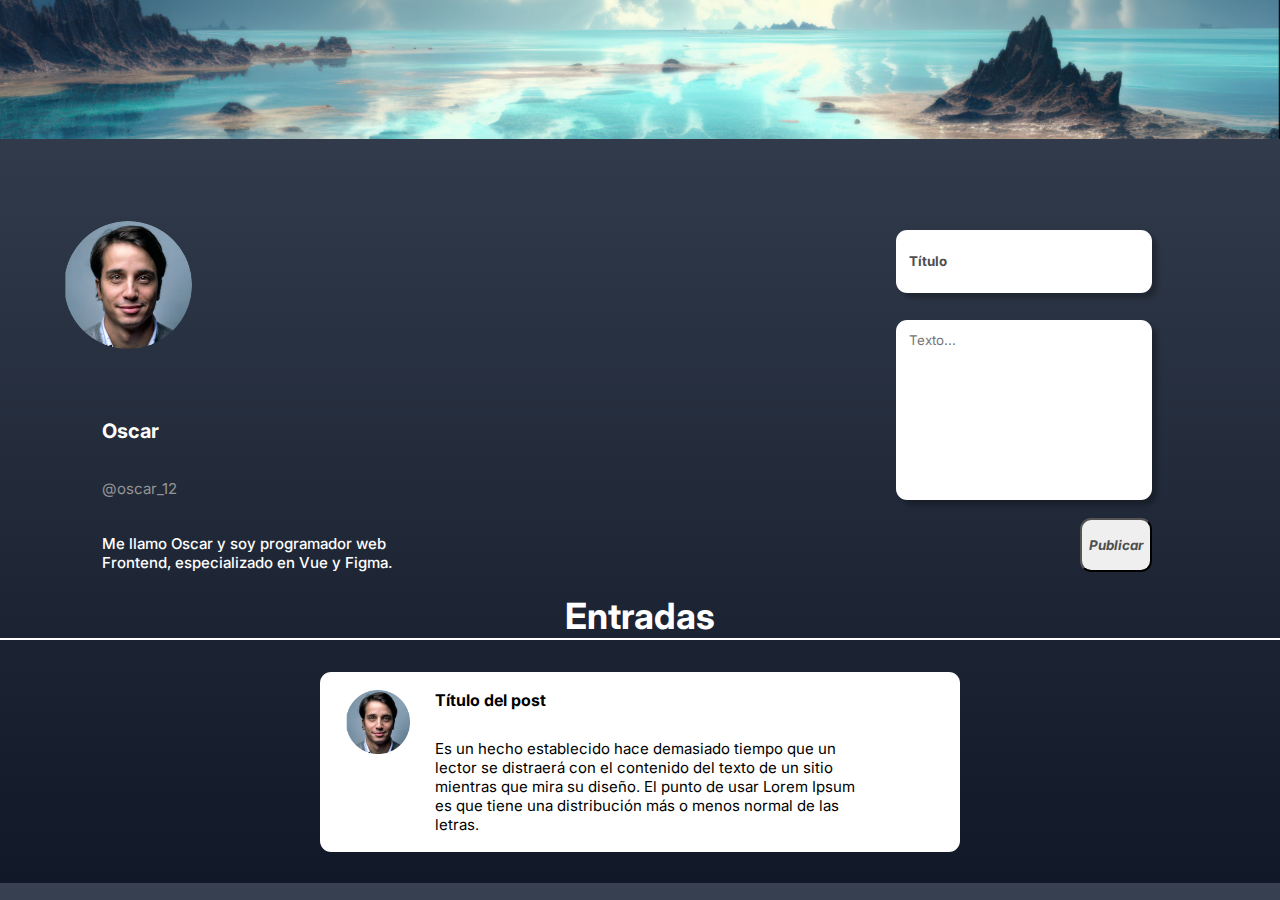
<file: Examen sorpresa XDDD/index.html>
<!DOCTYPE html>
<html lang="en">
<head>
    <meta charset="UTF-8">
    <meta name="viewport" content="width=device-width, initial-scale=1.0">
    <title>Document</title>
    <!-- Font awesome -->
    <link rel="stylesheet" href="https://cdnjs.cloudflare.com/ajax/libs/font-awesome/6.5.1/css/all.min.css" integrity="sha512-DTOQO9RWCH3ppGqcWaEA1BIZOC6xxalwEsw9c2QQeAIftl+Vegovlnee1c9QX4TctnWMn13TZye+giMm8e2LwA==" crossorigin="anonymous" referrerpolicy="no-referrer" />
    <!-- Google fonts -->
    <link rel="preconnect" href="https://fonts.googleapis.com">
    <link rel="preconnect" href="https://fonts.gstatic.com" crossorigin>
    <link href="https://fonts.googleapis.com/css2?family=Inter:wght@500;700&display=swap" rel="stylesheet">
    <!-- Hoja de estilos -->
    <link rel="stylesheet" href="./style.css">
    <link rel="stylesheet" href="./responsive.css">
</head>
<body>

    <div id="contenedor_global">

        <div id="imagen_superior"> <img src="./imagen_superior.png" alt="" srcset=""></div>

        <main id="contenedor_perfil">
            
            <div id="contenedor_perfil_form">
                <div id="perfil">
                    <img src="./imagen_perfil.png" alt="">
                    <div class="texto_perfil">
                        <span id="nombre">Oscar</span>
                        <span id="usuario">@oscar_12</span>
                        <span id="descripcion">Me llamo  Oscar y soy programador web Frontend, especializado en Vue y Figma.</span>
                    </div>
                </div>
                <form id="formulario">
                    <input id="input_titulo" type="text" placeholder="Título">
                    <textarea id="textarea" cols="30" rows="10" placeholder="Texto..."></textarea>
                    <button id="boton">Publicar</button>
                </form>
            </div>

            <div id="texto_entrada">
               <span>Entradas</span>
            </div>

        </main>

        <section id="zona_post">
            <div id="contenedor_post">

                <img id="foto_post" src="./imagen_perfil.png" >
                <div class="texto_post">
                    <span id="titulo_post">Título del post</span>
                    <p id="contenido_post">Es un hecho establecido hace demasiado tiempo que un lector se distraerá con el contenido del texto de un sitio mientras que mira su diseño. El punto de usar Lorem Ipsum es que tiene una distribución más o menos normal de las letras.
                    </p>
                </div>
            </div>
        </section>

    </div>


</body>
</html>
</file>
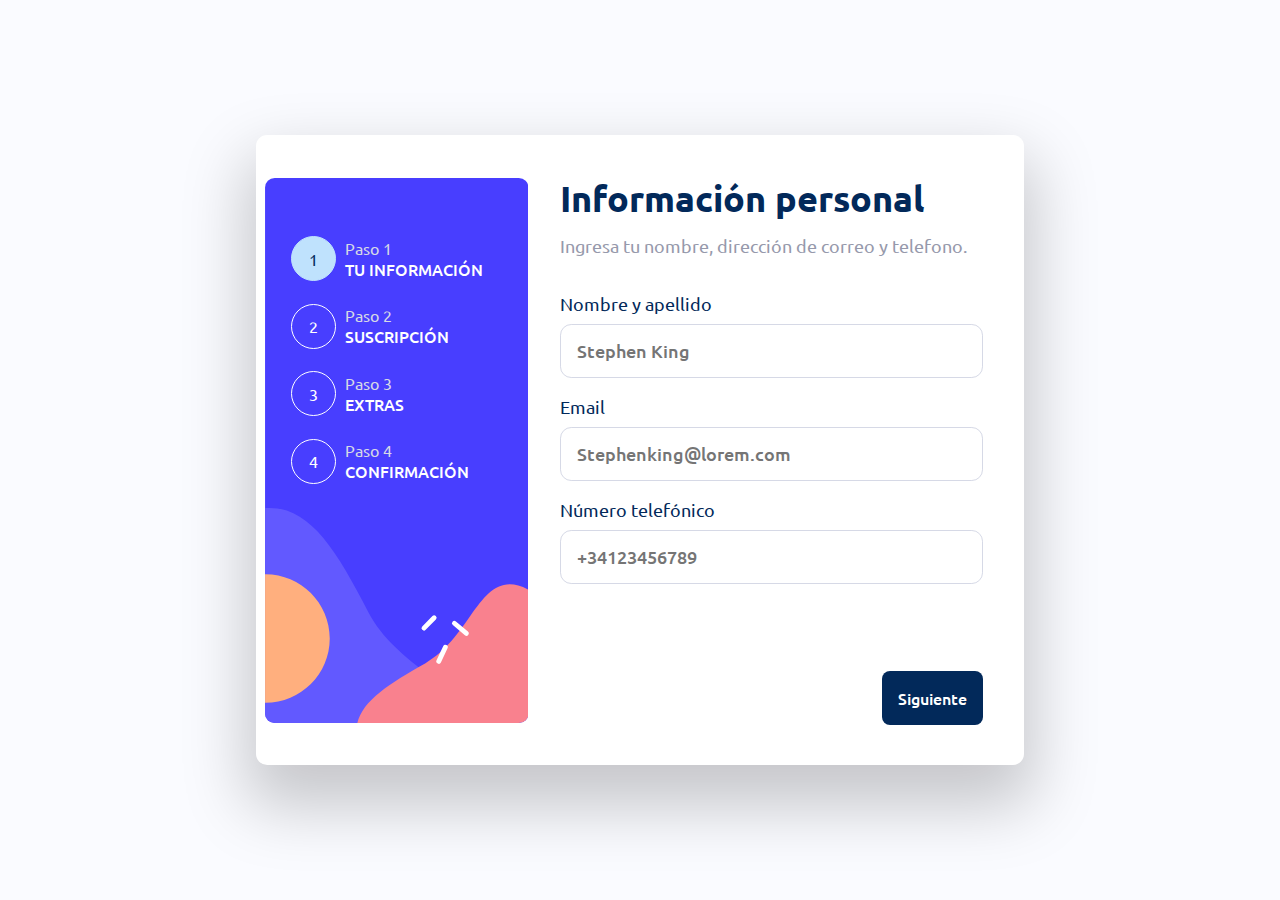
<file: Formulario_multipaso/index.html>
<!DOCTYPE html>
<html lang="es">
<head>
  <meta charset="UTF-8">
  <meta name="viewport" content="width=device-width, initial-scale=1.0"> <!-- displays site properly based on user's device -->

  <link rel="icon" type="image/png" sizes="32x32" href="./assets/images/favico2n-32x32.png">
  <link rel="stylesheet" href="style.css">
  <link rel="stylesheet" href="./style.css">
  <title>Frontend Mentor | Multi-step form</title>
  <!-- Google Fonts -->
  <link rel="preconnect" href="https://fonts.googleapis.com">
  <link rel="preconnect" href="https://fonts.gstatic.com" crossorigin>
  <link href="https://fonts.googleapis.com/css2?family=Ubuntu:wght@400;500;700&display=swap" rel="stylesheet">

  <!-- Font Awesome -->
  <link rel="stylesheet" href="https://cdnjs.cloudflare.com/ajax/libs/font-awesome/6.5.1/css/all.min.css" integrity="sha512-DTOQO9RWCH3ppGqcWaEA1BIZOC6xxalwEsw9c2QQeAIftl+Vegovlnee1c9QX4TctnWMn13TZye+giMm8e2LwA==" crossorigin="anonymous" referrerpolicy="no-referrer" />

  
</head>
<body>
  <!-- Sidebar start -->
  <section id="contenedor_formulario">
    <aside id="barra_lateral">
      <div id="contenedor_numeros">
        <span class="numero paso_actual">1</span>
        <span class="numero">2</span>
        <span class="numero">3</span>
        <span class="numero">4</span>
      </div>

      <div id="contenedor_texto_pasos">
        <div>
            <span class="indicacion_pasos">Paso 1</span>
            <span class="informacion_pasos">TU INFORMACIÓN</span>
        </div>

        <div>
          <span class="indicacion_pasos">Paso 2</span>
          <span class="informacion_pasos">SUSCRIPCIÓN</span>
        </div>

        <div>
          <span class="indicacion_pasos">Paso 3</span>
          <span class="informacion_pasos">EXTRAS</span>
        </div>

        <div>
          <span class="indicacion_pasos">Paso 4</span>
          <span class="informacion_pasos">CONFIRMACIÓN</span>
        </div>
      </div>

    </aside>

    <div id="contenedor_formulario_info">
      <h1 class="titulo">Información personal</h1>
      <h3 class="subtitulo">Ingresa tu nombre, dirección de correo y telefono.</h3>
      
      <form id="formulario_info">

        <div class="contenedor_input">
          <div>
            <label for="nombre">Nombre y apellido</label>
            <span id="entrada_nombre">Rellene correctamente</span>
          </div>

          <div class="contenedor_input_icono">
            <input id="nombre" type="text" placeholder="Stephen King" maxlength="100">
            <i id="icono_error_nombre" class="fa-solid fa-circle-xmark" style="color: #ef3447;"></i>  
          </div>
        </div>

        <div class="contenedor_input">
          <div>
            <label for="email">Email</label>
            <span id="entrada_email">Rellene correctamente</span>
          </div>
          <div class="contenedor_input_icono">
            <input id="email" type="email" placeholder="Stephenking@lorem.com" maxlength="75">
            <i id="icono_error_email" class="fa-solid fa-circle-xmark" style="color: #ef3447;"></i>  
          </div>
        </div>

        <div class="contenedor_input">
          <div>
            <label for="numero">Número telefónico</label>
            <span id="entrada_numero">Rellene correctamente</span>
          </div>
          <div class="contenedor_input_icono">
            <input id="numero" type="num" placeholder="+34123456789" required maxlength="17" onkeypress="return (event.charCode >= 48 && event.charCode <= 57 || event.charCode == 43 || event.charCode == 32)">
            <i id="icono_error_numero" class="fa-solid fa-circle-xmark" style="color: #ef3447;"></i>  
          </div>
        </div>
        
      
        
      </form>

      <div class="contenedor_boton_pc">
        <button class="btn_volver">Volver</button>
        <button form="formulario_info" class="btn_siguiente" type="submit">Siguiente</button>
      </div>

    </div>

    <div id="contenedor_formulario_suscripcion">
      <h1 class="titulo">Selecciona un plan</h1>
      <h3 class="subtitulo">Tienes la opcion mensual o anual</h3>

      <div class="contenedor_planes">

        <article class="planes">

          <img src="./assets/images/icon-arcade.svg" alt="">
          <div class="contenedor_texto_planes">
            <span class="nombre_plan">Arcade</span>
            <span class="precio_plan">$9/mes</span>
            <span class="oferta">¡2 meses gratis!</span>

          </div>

        </article>

        <article class="planes">

          <img src="./assets/images/icon-advanced.svg" alt="">
          <div class="contenedor_texto_planes">
            <span class="nombre_plan">Advanced</span>
            <span class="precio_plan">$12/mes</span>
            <span class="oferta">¡2 meses gratis!</span>
          </div>

        </article>

        <article class="planes">

          <img src="./assets/images/icon-pro.svg" alt="">
          <div class="contenedor_texto_planes">
            <span class="nombre_plan">Pro</span>
            <span class="precio_plan">$15/mes</span>
            <span class="oferta">¡2 meses gratis!</span>

          </div>

        </article>

      </div>
      
      <div id="mensual_anual">
        <span class="texto_mensual checkeado">Mensual</span>
        <div id="contenedor_inputRadio">
          <div id="bola_input_radio">
          </div>
        </div>
        <span class="texto_anual">Anual</span>
      </div>

      <div class="contenedor_boton_pc">
        <button class="btn_volver">Volver</button>
        <button form="formulario_info" class="btn_siguiente" type="submit">Siguiente</button>
      </div>

    </div>

    <div id="contenedor_formulario_extras">
      <h1 class="titulo titulo_extras">Selecciona add-ons</h1>
      <h3 class="subtitulo">Los add-ons mejoran tu experiencia de usuario</h3>

      <div class="contenedor_de_extras">
          <div class="servicio_online extra">
            <input type="checkbox" id="check_online" class="btn_extras">
            <div class="texto_extra">
              <span>servicio online</span>
              <span>Acceso al multijugador</span>
            </div>
            <div class="precio_extra">+$1/mes</div>
          </div>
        

          <div class="almacenamiento_grande extra">
            <input type="checkbox" id="check_almacenamiento" class="btn_extras">
            <div class="texto_extra">
              <span>Nube pro</span>
              <span>1TB en la nube</span>
            </div>
            <div class="precio_extra">+$2/mes</div>
          </div>

          <div class="perfil_custom extra">
            <input type="checkbox" id="check_perfil" class="btn_extras">
            <div class="texto_extra">
              <span>Perfil custom</span>
              <span>Skins exclusivas para perfil</span>
            </div>
            <div class="precio_extra">+$2/mes</div>
          </div>
      </div>

      <div class="contenedor_boton_pc">
        <button class="btn_volver">Volver</button>
        <button form="formulario_info" class="btn_siguiente" type="submit">Siguiente</button>
      </div>
      
  </div>

  <div>

  </div>
      <div class="contenedor_boton_movil">
        <button class="btn_volver">Volver</button>
        <button form="formulario_info" class="btn_siguiente" type="submit">Siguiente</button>
      </div>

  
  </section>

  
  <div class="attribution">
    Challenge by <a href="https://www.frontendmentor.io?ref=challenge" target="_blank">Frontend Mentor</a>. 
    Coded by <a href="#">Your Name Here</a>.
  </div>
  <script src="./script.js"></script>
</body>
</html>
</file>
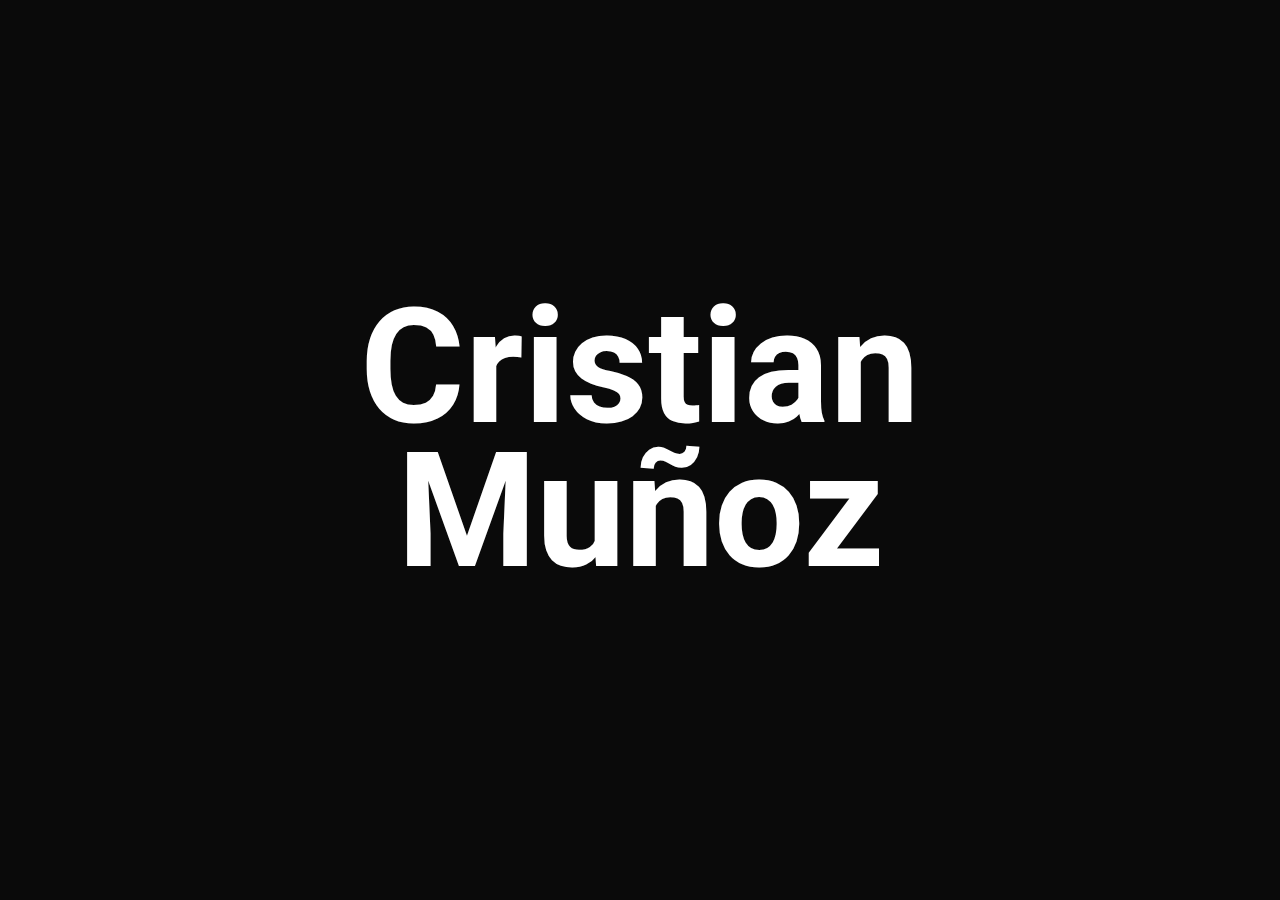
<file: Página web personal/Index.html>
<!DOCTYPE html>
<html lang="es">
<head>
    <meta charset="UTF-8">
    <meta name="viewport" content="width=device-width, initial-scale=1.0">
    <title>Trabajo Fortu</title>
    <link rel="stylesheet" href="./style.css">
    <!-- Google fonts -->
    <link rel="preconnect" href="https://fonts.googleapis.com">
    <link rel="preconnect" href="https://fonts.gstatic.com" crossorigin>
    <link href="https://fonts.googleapis.com/css2?family=Nunito+Sans:opsz,wght@6..12,700;6..12,800&family=Nunito:wght@300;400;700;900&family=Roboto:wght@700;900&display=swap" rel="stylesheet">
    
    <!-- Fin Google fonts -->
</head>
<body>
    <section id="pantalla_principal">
        <div class="animacion_nombre">
            <div id="nombre">
                <span class="letra c">C</span>
                <span class="letra r">r</span>
                <span class="letra primera_i">i</span>
                <span class="letra s">s</span>
                <span class="letra t">t</span>
                <span class="letra segunda_i">i</span>
                <span class="letra a">a</span>
                <span class="letra n">n</span>
            </div>
            <div id="apellido">
                <span class="letra m">M</span>
                <span class="letra u">u</span>
                <span class="letra letra_especial">ñ</span>
                <span class="letra o">o</span>
                <span class="letra z">z</span>
            </div>

            <div id="fondo_sobre_mi" class="texto_navegacion">
                <span class="letra">S</span>
                <span class="letra">o</span>
                <span class="letra">b</span>
                <span class="letra">r</span>
                <span class="letra">e</span>
                <span class="letra">&nbsp</span>
                <span class="letra">m</span>
                <span class="letra">i</span>
            </div>
            
            <div id="fondo_contacto" class="texto_navegacion">
                <span class="letra">C</span>
                <span class="letra">o</span>    
                <span class="letra">n</span>
                <span class="letra">t</span>
                <span class="letra">a</span>
                <span class="letra">c</span>
                <span class="letra">t</span>
                <span class="letra">o</span>
            </div>

            <div id="fondo_otros_trabajos" class="texto_navegacion">
                <span class="letra">O</span>
                <span class="letra">t</span>
                <span class="letra">r</span>
                <span class="letra">o</span>
                    <span class="letra">s</span>
                    <span class="letra">&nbsp</span>
                <span class="letra">t</span>
                <span class="letra">r</span>
                <span class="letra">a</span>
                <span class="letra">b</span>
                <span class="letra">a</span>
                <span class="letra">j</span>
                <span class="letra">o</span>
                <span class="letra">s</span>
            </div>

            <div id="fondo_esta_web" class="texto_navegacion">
                <span class="letra">D</span>
                <span class="letra">a</span>
                <span class="letra">t</span>
                <span class="letra">o</span>
                <span class="letra">s</span>
                <span class="letra">&nbsp</span>
                <span class="letra">s</span>
                <span class="letra">o</span>
                <span class="letra">b</span>
                <span class="letra">r</span>
                <span class="letra">e</span>
                <span class="letra">&nbsp</span>
                <span class="letra">e</span>
                <span class="letra">s</span>
                <span class="letra">t</span>
                <span class="letra">a</span>
                <span class="letra">&nbsp</span>
                <span class="letra">w</span>
                <span class="letra">e</span>
                <span class="letra">b</span>
            </div>
            <div id="fondo_redes" class="texto_navegacion">
                <span class="letra">R</span>
                <span class="letra">e</span>
                <span class="letra">d</span>
                <span class="letra">e</span>
                <span class="letra">s</span>
                <span class="letra">&nbsp</span>
                <span class="letra">s</span>
                <span class="letra">o</span>
                <span class="letra">c</span>
                <span class="letra">i</span>
                <span class="letra">a</span>
                <span class="letra">l</span>
                <span class="letra">e</span>
                <span class="letra">s</span>
            </div>
            <div id="fondo_especial" class="texto_navegacion">
                <span class="letra">E</span>
                <span class="letra">s</span>
                <span class="letra">p</span>
                <span class="letra">e</span>
                <span class="letra">c</span>
                <span class="letra">i</span>
                <span class="letra">a</span>
                <span class="letra">l</span>
            </div>
        </div>

        <div id="menu_navegacion">
            <div id="menu_superior">
                <div id="sobre_mi"class="texto_navegacion">
                    <span class="letra">S</span>
                    <span class="letra">o</span>
                    <span class="letra">b</span>
                    <span class="letra">r</span>
                    <span class="letra">e</span>
                    <span class="letra">&nbsp</span>
                    <span class="letra">m</span>
                    <span class="letra">i</span>
                </div>
                <div id="contacto" class="texto_navegacion">
                    <span class="letra">C</span>
                    <span class="letra">o</span>
                    <span class="letra">n</span>
                    <span class="letra">t</span>
                    <span class="letra">a</span>
                    <span class="letra">c</span>
                    <span class="letra">t</span>
                    <span class="letra">o</span>
                </div>
                
            </div>
            
            <div id="menu_inferior">
                <div id="otros_trabajos" class="texto_navegacion">
                    <span class="letra">O</span>
                    <span class="letra">t</span>
                    <span class="letra">r</span>
                    <span class="letra">o</span>
                    <span class="letra">s</span>
                    <span class="letra">&nbsp</span>
                    <span class="letra">t</span>
                    <span class="letra">r</span>
                    <span class="letra">a</span>
                    <span class="letra">b</span>
                    <span class="letra">a</span>
                    <span class="letra">j</span>
                    <span class="letra">o</span>
                    <span class="letra">s</span>
                </div>
                <div id="esta_web" class="texto_navegacion">
                    <span class="letra">D</span>
                    <span class="letra">a</span>
                    <span class="letra">t</span>
                    <span class="letra">o</span>
                    <span class="letra">s</span>
                    <span class="letra">&nbsp</span>
                    <span class="letra">s</span>
                    <span class="letra">o</span>
                    <span class="letra">b</span>
                    <span class="letra">r</span>
                    <span class="letra">e</span>
                    <span class="letra">&nbsp</span>
                    <span class="letra">e</span>
                    <span class="letra">s</span>
                    <span class="letra">t</span>
                    <span class="letra">a</span>
                    <span class="letra">&nbsp</span>
                    <span class="letra">w</span>
                    <span class="letra">e</span>
                    <span class="letra">b</span>
                </div>
                <div id="redes_y_especial">
                    <div id="redes" class="texto_navegacion">
                        <span class="letra">R</span>
                        <span class="letra">e</span>
                        <span class="letra">d</span>
                        <span class="letra">e</span>
                        <span class="letra">s</span>
                        <span class="letra">&nbsp</span>
                        <span class="letra">s</span>
                        <span class="letra">o</span>
                        <span class="letra">c</span>
                        <span class="letra">i</span>
                        <span class="letra">a</span>
                        <span class="letra">l</span>
                        <span class="letra">e</span>
                        <span class="letra">s</span>
                    </div>
    
                    <div id="especial" class="texto_navegacion">
                        <span class="letra">E</span>
                        <span class="letra">s</span>
                        <span class="letra">p</span>
                        <span class="letra">e</span>
                        <span class="letra">c</span>
                        <span class="letra">i</span>
                        <span class="letra">a</span>
                        <span class="letra">l</span>
                    </div>
                </div>
                
            </div>
        </div>

        
        
        
    </section>
    <script src="./script.js"></script>
</body>

</html>
</file>
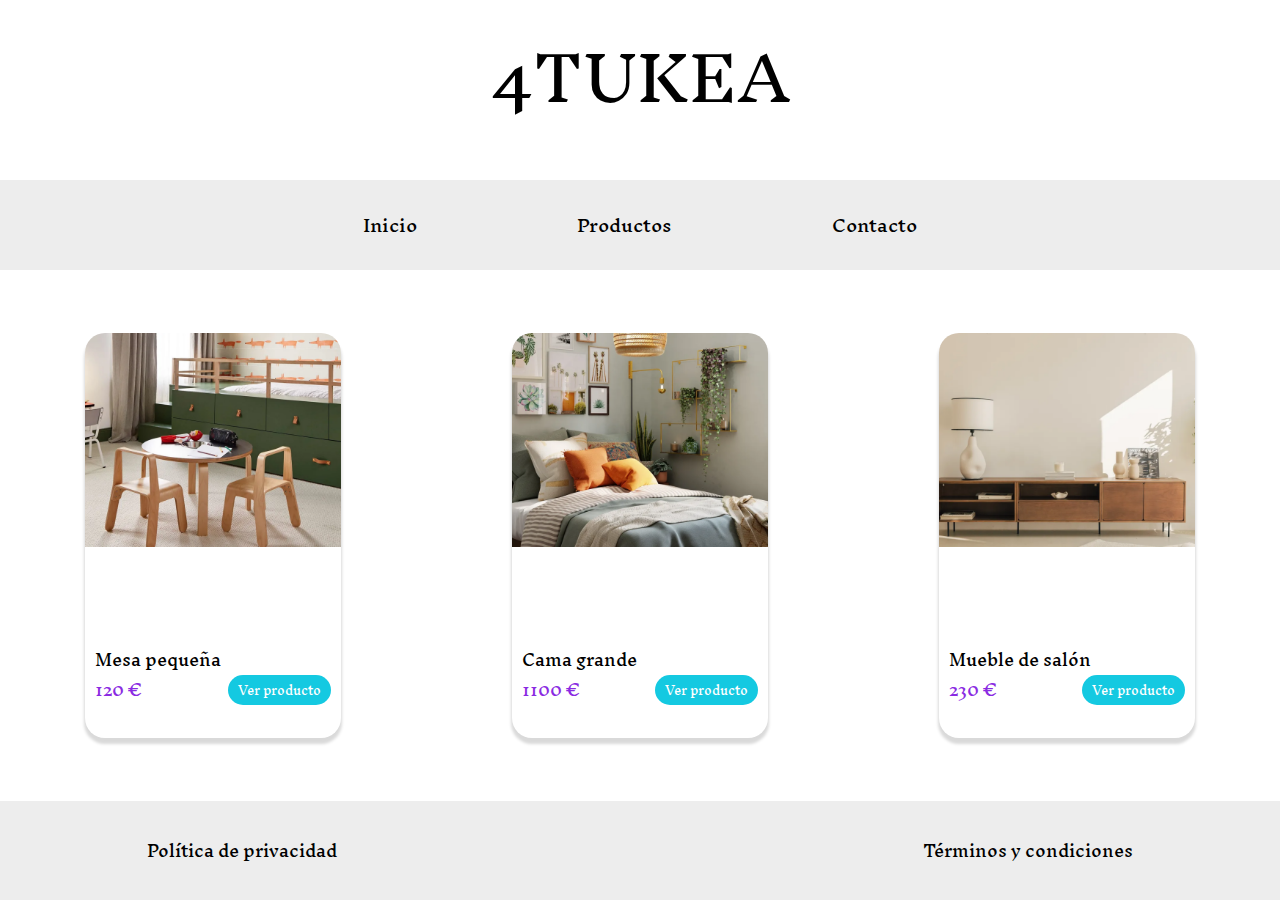
<file: 4tukea/productos/index.html>
<!DOCTYPE html>
<html lang="es">
<head>
    <meta charset="UTF-8">
    <meta name="viewport" content="width=device-width, initial-scale=1.0">
    <title>4tukea</title>
    <!-- Font awesome -->
    <link rel="stylesheet" href="https://cdnjs.cloudflare.com/ajax/libs/font-awesome/6.5.1/css/all.min.css" integrity="sha512-DTOQO9RWCH3ppGqcWaEA1BIZOC6xxalwEsw9c2QQeAIftl+Vegovlnee1c9QX4TctnWMn13TZye+giMm8e2LwA==" crossorigin="anonymous" referrerpolicy="no-referrer" />
    <!-- Google fonts -->
    <link rel="preconnect" href="https://fonts.googleapis.com">
    <link rel="preconnect" href="https://fonts.gstatic.com" crossorigin>
    <link href="https://fonts.googleapis.com/css2?family=Inknut+Antiqua:wght@400;500;700;900&display=swap" rel="stylesheet">
    <!-- Hoja de estilos -->
    <link rel="stylesheet" href="./style.css">
    <link rel="stylesheet" href="../responsive_body.css".css">
</head>
<body>
    <header>

        <div class="logo">4TUKEA</div>
        <nav>
            <input type="checkbox" id="check">
            <label for="check">
                <div class="cuadradoCentrado">
                    <div class="contenedorIconoMenu">
                        <div class="lineas linea1"></div>
                        <div class="lineas linea2"></div>
                        <div class="lineas linea3"></div>
                    </div>
                </div>
            
            </label>
            <ul id="menu_movil">
                <li><a href="../inicio/inicio.html">Inicio</a></li>
                <li><a href="../productos/index.html">Productos</a></li>
                <li><a href="../contacto/contacto.html">Contacto</a></li>
            </ul>
            <a class="link_pc" href="../inicio/inicio.html">Inicio</a>
            <a class="link_pc" href="../productos/index.html">Productos</a>
            <a class="link_pc" href="../contacto/contacto.html">Contacto</a>
        </nav>
    </header>
    <main id="contenedor_tarjetas">
        <article class="tarjeta_producto">
            <img src="./src/mesa_pequeña.png" alt="">
            <div class="contenedor_texto">
                <span class="nombre">Mesa pequeña</span>
                <span class="precio_y_btn">
                    <span class="precio">120 €</span>
                    <a href="./mesa_pequeña/mesa_pequeña.html" class="btn_ver">Ver producto</a>
                </span>
            </div>
        </article>
        <article class="tarjeta_producto">
            <img src="./src/cama_grande.png" alt="">
            <div class="contenedor_texto">
                <span class="nombre">Cama grande</span>
                <span class="precio_y_btn">
                    <span class="precio">1100 €</span>
                    <a href="./Cama_grande/cama_grande.html" class="btn_ver">Ver producto</a>
                </span>
            </div>
        </article>
        <article class="tarjeta_producto">
            <img src="./src/Mueble_de_salon.png" alt="">
            <div class="contenedor_texto">
                <span class="nombre">Mueble de salón</span>
                <span class="precio_y_btn">
                    <span class="precio">230 €</span>
                    <a href="./mueble/mueble_de_salon.html" class="btn_ver">Ver producto</a>
                </span>
            </div>
        </article>
    </main>
    <footer>
        <span>Política de privacidad</span>
        <i class="fa-brands fa-instagram"></i>
        <a href="#">Términos y condiciones</a>
    </footer>

    <script src="../Script.js"></script>
</body>
</html>
</file>
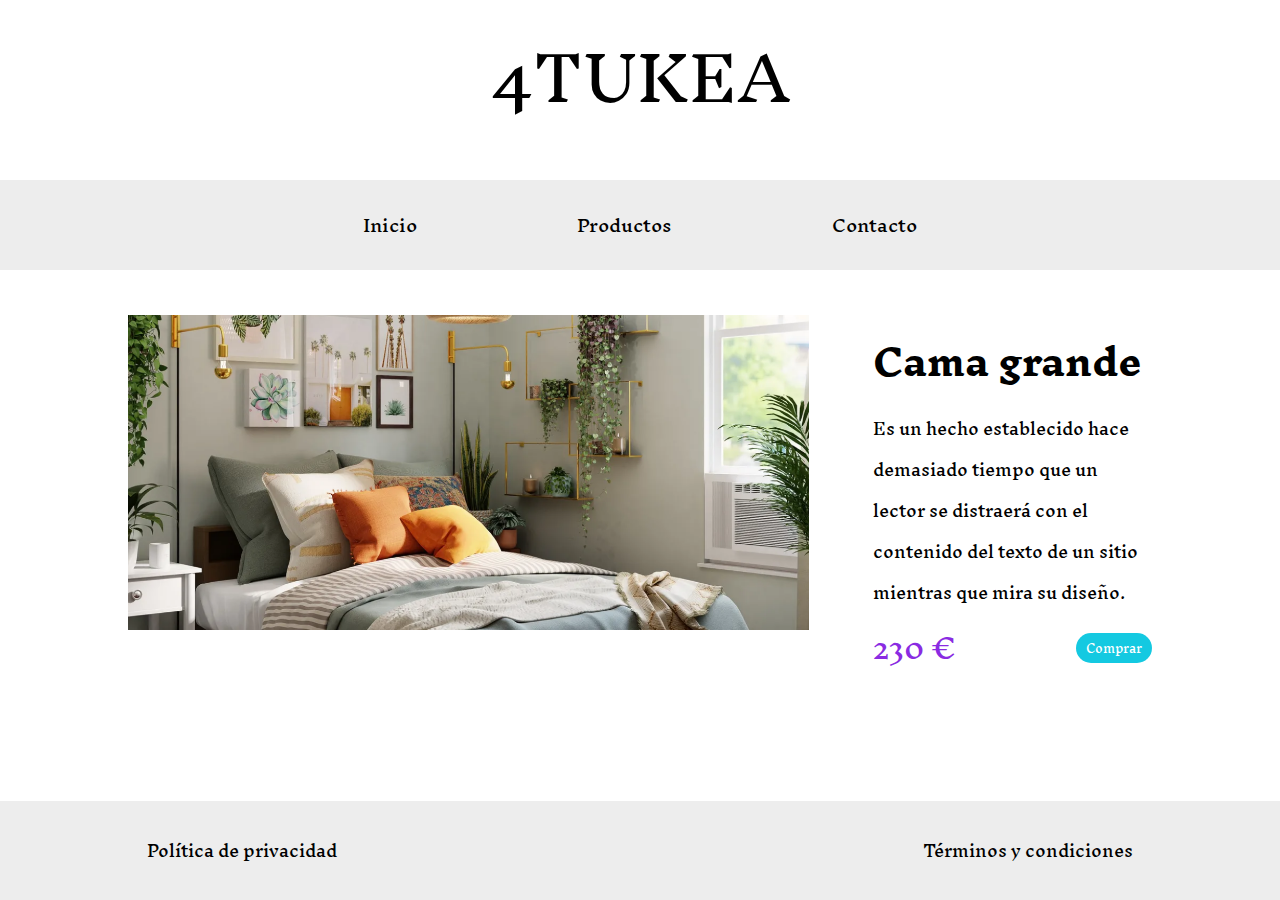
<file: 4tukea/productos/Cama_grande/cama_grande.html>
<!DOCTYPE html>
<html lang="es">
<head>
    <meta charset="UTF-8">
    <meta name="viewport" content="width=device-width, initial-scale=1.0">
    <title>4tukea</title>
    <!-- Font awesome -->
    <link rel="stylesheet" href="https://cdnjs.cloudflare.com/ajax/libs/font-awesome/6.5.1/css/all.min.css" integrity="sha512-DTOQO9RWCH3ppGqcWaEA1BIZOC6xxalwEsw9c2QQeAIftl+Vegovlnee1c9QX4TctnWMn13TZye+giMm8e2LwA==" crossorigin="anonymous" referrerpolicy="no-referrer" />
    <!-- Google fonts -->
    <link rel="preconnect" href="https://fonts.googleapis.com">
    <link rel="preconnect" href="https://fonts.gstatic.com" crossorigin>
    <link href="https://fonts.googleapis.com/css2?family=Inknut+Antiqua:wght@400;500;700;900&display=swap" rel="stylesheet">
    <!-- Hoja de estilos -->
    <link rel="stylesheet" href="./style.css">
    <link rel="stylesheet" href="../../responsive.css">

</head>
<body>
    <header>
        <div class="logo">4TUKEA</div>
        <nav>
            <input type="checkbox" id="check">
            <label for="check">
                <div class="cuadradoCentrado">
                    <div class="contenedorIconoMenu">
                        <div class="lineas linea1"></div>
                        <div class="lineas linea2"></div>
                        <div class="lineas linea3"></div>
                    </div>
                </div>
            
            </label>
            <ul id="menu_movil">
                <li><a href="../../inicio/inicio.html">Inicio</a></li>
                <li><a href="../../productos/index.html">Productos</a></li>
                <li><a href="../../contacto/contacto.html">Contacto</a></li>
            </ul>
            <a class="link_pc" href="../../inicio/inicio.html">Inicio</a>
            <a class="link_pc" href="../../productos/index.html">Productos</a>
            <a class="link_pc" href="../../contacto/contacto.html">Contacto</a>
        </nav>
    </header>
    <main id="presentacion_producto">

        <img src="./cama_horizontal.png" alt="">
        <div id="descripcion_boton"> 
            <span id="titulo">Cama grande</span>
            <p>
                Es un hecho establecido hace demasiado tiempo que un lector se distraerá con el contenido del texto  de un sitio mientras que mira su diseño. 
            </p>
            <div id="precio_y_btn">
                <div class="precio">230 €</div>
                <a class="btn_comprar" href="../index.html">Comprar</a>
            </div>
        </div>

    </main>
    <footer>
        <span>Política de privacidad</span>
        <i class="fa-brands fa-instagram"></i>
        <a href="#">Términos y condiciones</a>
    </footer>
    <script src="../../Script.js"></script>
</body>
</html>
</file>
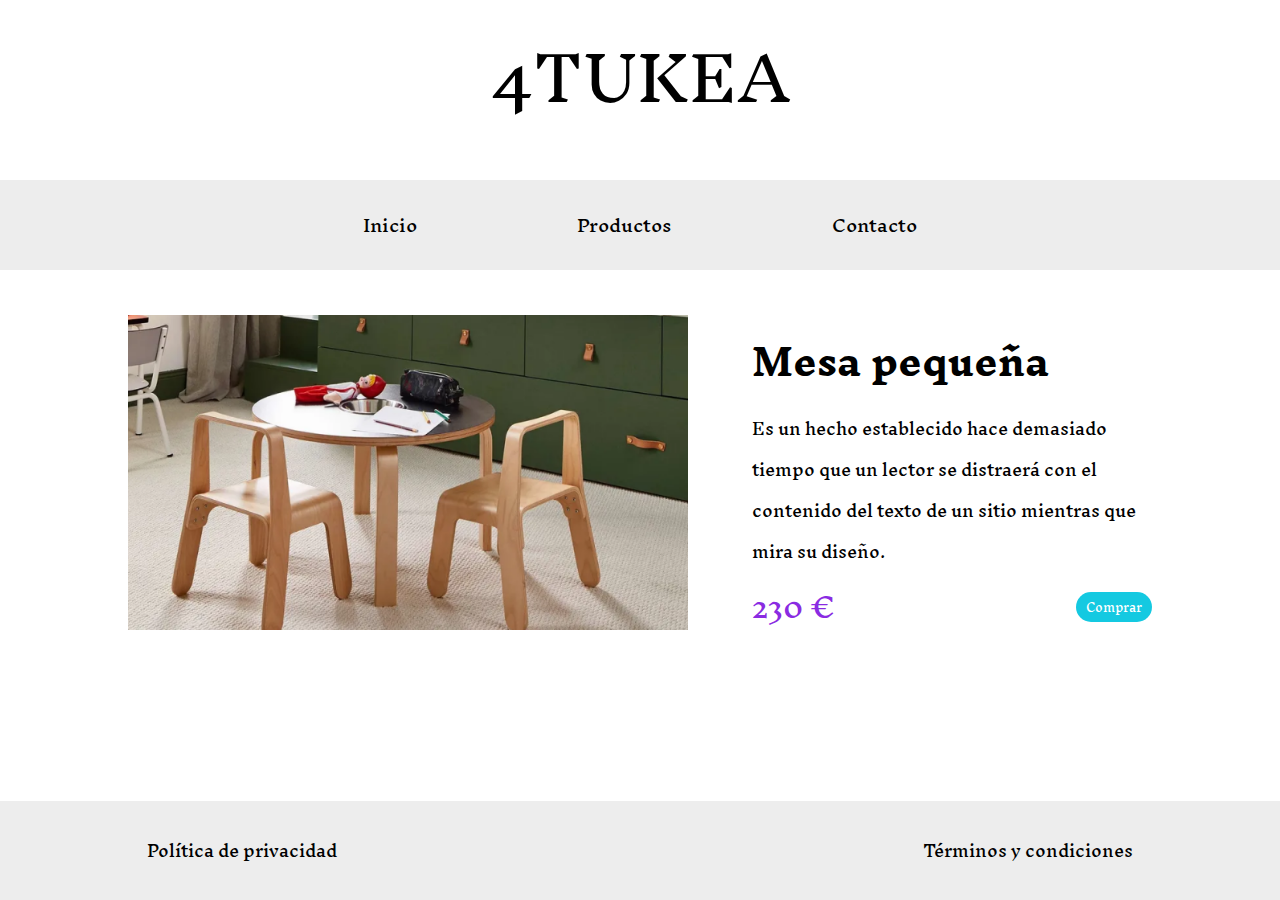
<file: 4tukea/productos/mesa_pequeña/mesa_pequeña.html>
<!DOCTYPE html>
<html lang="es">
<head>
    <meta charset="UTF-8">
    <meta name="viewport" content="width=device-width, initial-scale=1.0">
    <title>4tukea</title>
    <!-- Font awesome -->
    <link rel="stylesheet" href="https://cdnjs.cloudflare.com/ajax/libs/font-awesome/6.5.1/css/all.min.css" integrity="sha512-DTOQO9RWCH3ppGqcWaEA1BIZOC6xxalwEsw9c2QQeAIftl+Vegovlnee1c9QX4TctnWMn13TZye+giMm8e2LwA==" crossorigin="anonymous" referrerpolicy="no-referrer" />
    <!-- Google fonts -->
    <link rel="preconnect" href="https://fonts.googleapis.com">
    <link rel="preconnect" href="https://fonts.gstatic.com" crossorigin>
    <link href="https://fonts.googleapis.com/css2?family=Inknut+Antiqua:wght@400;500;700;900&display=swap" rel="stylesheet">
    <!-- Hoja de estilos -->
    <link rel="stylesheet" href="./style.css">
    <link rel="stylesheet" href="../../responsive.css">

</head>
<body>
    <header>
        <div class="logo">4TUKEA</div>
        <nav>
            <input type="checkbox" id="check">
            <label for="check">
                <div class="cuadradoCentrado">
                    <div class="contenedorIconoMenu">
                        <div class="lineas linea1"></div>
                        <div class="lineas linea2"></div>
                        <div class="lineas linea3"></div>
                    </div>
                </div>
            
            </label>
            <ul id="menu_movil">
                <li><a href="../../inicio/inicio.html">Inicio</a></li>
                <li><a href="../../productos/index.html">Productos</a></li>
                <li><a href="../../contacto/contacto.html">Contacto</a></li>
            </ul>
            <a class="link_pc" href="../../inicio/inicio.html">Inicio</a>
            <a class="link_pc" href="../../productos/index.html">Productos</a>
            <a class="link_pc" href="../../contacto/contacto.html">Contacto</a>
        </nav>
    </header>
    <main id="presentacion_producto">

        <img src="./mesa_pequeña.png" alt="">
        <div id="descripcion_boton"> 
            <span id="titulo">Mesa pequeña</span>
            <p>
                Es un hecho establecido hace demasiado tiempo que un lector se distraerá con el contenido del texto  de un sitio mientras que mira su diseño. 
            </p>
            <div id="precio_y_btn">
                <div class="precio">230 €</div>
                <a class="btn_comprar" href="../index.html">Comprar</a>
            </div>
        </div>

    </main>
    <footer>
        <span>Política de privacidad</span>
        <i class="fa-brands fa-instagram"></i>
        <a href="#">Términos y condiciones</a>
    </footer>
    <script src="../../Script.js"></script>
</body>
</html>
</file>
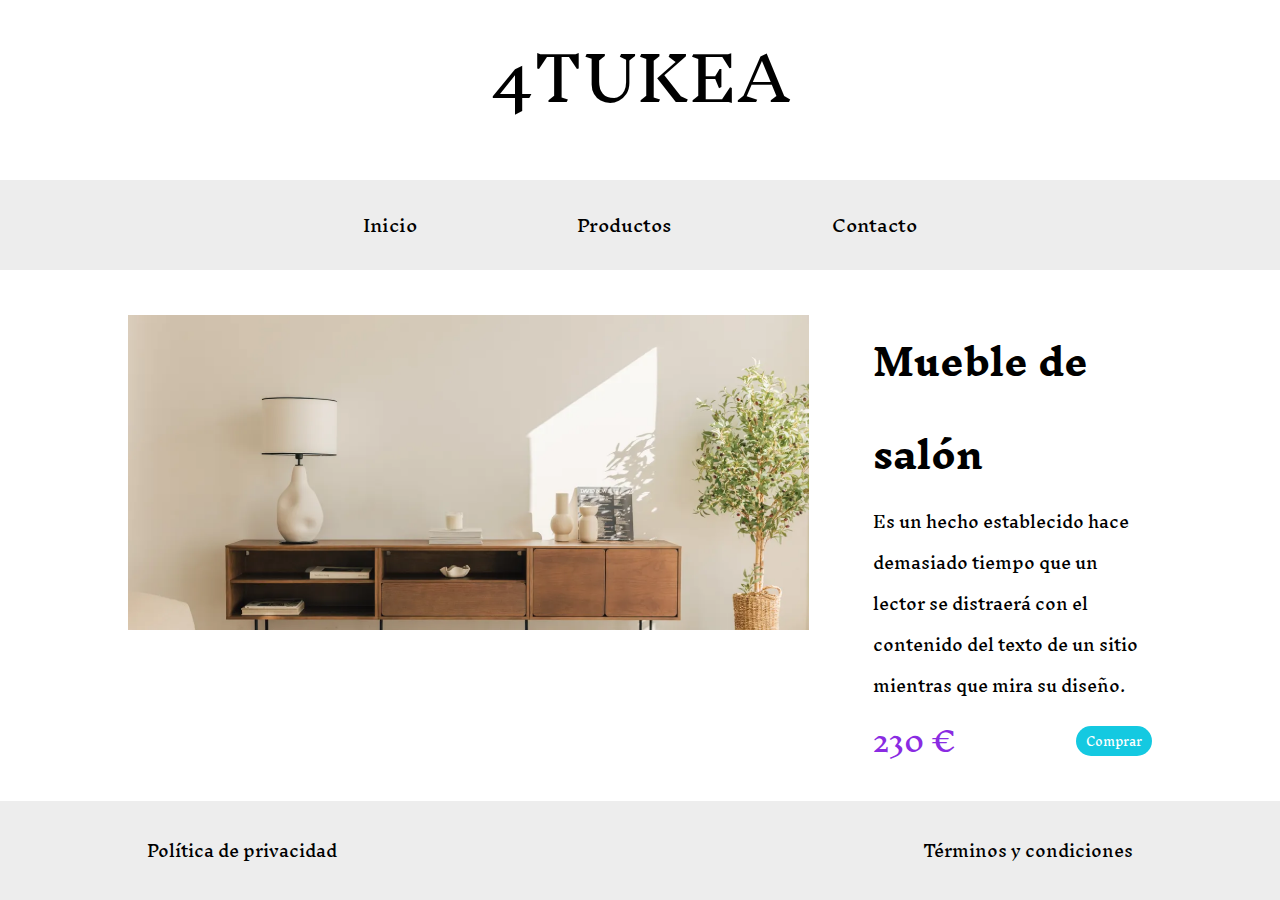
<file: 4tukea/productos/mueble/mueble_de_salon.html>
<!DOCTYPE html>
<html lang="es">
<head>
    <meta charset="UTF-8">
    <meta name="viewport" content="width=device-width, initial-scale=1.0">
    <title>4tukea</title>
    <!-- Font awesome -->
    <link rel="stylesheet" href="https://cdnjs.cloudflare.com/ajax/libs/font-awesome/6.5.1/css/all.min.css" integrity="sha512-DTOQO9RWCH3ppGqcWaEA1BIZOC6xxalwEsw9c2QQeAIftl+Vegovlnee1c9QX4TctnWMn13TZye+giMm8e2LwA==" crossorigin="anonymous" referrerpolicy="no-referrer" />
    <!-- Google fonts -->
    <link rel="preconnect" href="https://fonts.googleapis.com">
    <link rel="preconnect" href="https://fonts.gstatic.com" crossorigin>
    <link href="https://fonts.googleapis.com/css2?family=Inknut+Antiqua:wght@400;500;700;900&display=swap" rel="stylesheet">
    <!-- Hoja de estilos -->
    <link rel="stylesheet" href="./style.css">
    <link rel="stylesheet" href="../../responsive.css">
</head>
<body>
    <header>
        <div class="logo">4TUKEA</div>
        <nav>
            <input type="checkbox" id="check">
            <label for="check">
                <div class="cuadradoCentrado">
                    <div class="contenedorIconoMenu">
                        <div class="lineas linea1"></div>
                        <div class="lineas linea2"></div>
                        <div class="lineas linea3"></div>
                    </div>
                </div>
            
            </label>
            <ul id="menu_movil">
                <li><a href="../../inicio/inicio.html">Inicio</a></li>
                <li><a href="../../productos/index.html">Productos</a></li>
                <li><a href="../../contacto/contacto.html">Contacto</a></li>
            </ul>
            <a class="link_pc" href="../../inicio/inicio.html">Inicio</a>
            <a class="link_pc" href="../../productos/index.html">Productos</a>
            <a class="link_pc" href="../../contacto/contacto.html">Contacto</a>
        </nav>
    </header>
    <main id="presentacion_producto">

        <img src="./mueble_horizontal.png" alt="">
        <div id="descripcion_boton"> 
            <span id="titulo">Mueble de salón</span>
            <p>
                Es un hecho establecido hace demasiado tiempo que un lector se distraerá con el contenido del texto  de un sitio mientras que mira su diseño. 
            </p>
            <div id="precio_y_btn">
                <div class="precio">230 €</div>
                <a class="btn_comprar" href="../index.html">Comprar</a>
            </div>
        </div>

    </main>
    <footer>
        <span>Política de privacidad</span>
        <i class="fa-brands fa-instagram"></i>
        <a href="#">Términos y condiciones</a>
    </footer>
    <script src="../../Script.js"></script>
</body>
</html>
</file>
<file: Examen sorpresa XDDD/style.css>
*{
    box-sizing: border-box;
    padding: 0;
    margin: 0;
    font-family: 'Inter', sans-serif;
}

body{
    width: 100%;
    height: 100%;
    background: linear-gradient(180deg, #374151, #111827);
    overflow: hidden;
}

#imagen_superior{
    position: relative;
    width: 100vw;
    height: 23vh;
}

#contenedor_perfil{
    border-bottom: white 2px solid;
}

#contenedor_perfil_form{
    display: flex;
    flex-flow: row nowrap;
    justify-content: space-between;
    align-items: center;
    height: 43vh;
}

#perfil{
    margin-left: 5vw;
    height: 40vh;
    display: flex;
    justify-content: space-between;
    flex-direction: column;
}
#perfil img{
    width: 10vw;
    border-radius: 50%;
} 
.texto_perfil{
    display: flex;
    flex-flow: column nowrap;
    justify-content: space-between;
    color: white;
    font-size: 20px;
    width: 30vw;
    height: 20vh;
    padding-top: 2vh;
    padding-left: 3vw;
    padding-bottom: 1vh;
}
#nombre{
    font-weight: 700;
}
#usuario{
    font-size: 15px;
    color: #949494;
}
#descripcion{
    font-weight: 500;
    font-size: 15px;
}

#formulario{
    display: flex;
    flex-flow: column nowrap;
    height: 40vh;
    width: 20vw;
    margin-right: 10vw;
    justify-content: space-around;

}

#formulario input{
    height: 7vh;
    border-radius: 0.7rem;
    box-shadow: 5px 5px 4px 0px #00000040;
    font-weight: 700;
    padding-left: 1vw;
    border: none;
}

#formulario input::placeholder{
    color: #4E4E4E;
}

#textarea{
    padding: 1vw 1vw;
    height: 20vh;
    border-radius: 0.7rem;
    box-shadow: 5px 5px 4px 0px #00000040;
    margin-top: 1vh;
    resize: none;
    border: none;
}


#boton{
    align-self: flex-end;
    height: 6vh;
    border-radius: 0.7rem;
    font-weight: 700;
    width: 28%;
    color: #4E4E4E;
    font-style: italic;
}

#imagen_superior img{
    width: 100%;
}

#texto_entrada{
    width: 100vw;
    display: flex;
    justify-content: center;
    align-items: center;
}

#texto_entrada span{
    color:  white;
    font-weight: 700;
    font-size: 4vh;
}



#zona_post{
    width: 100vw;
    height: 27vh;
    display: flex;
    justify-content: center;
    align-items: center;
}

#contenedor_post{
    position: relative;
    height: 20vh;
    width: 50vw;
    display: flex;
    flex-flow: row nowrap;
    align-items: flex-start;
    padding: 2vh 5vw 2vh 2vw;
    background-color: white;
    border-radius: 0.7rem;
}

#foto_post{
    width: 5vw;
    height: 5vw;
}

.texto_post{
    width: 80%;
    margin-left: 2vw;
    height: 100%;
    display: flex;
    flex-flow: column nowrap;
    justify-content: space-between;
}

#titulo_post{
    font-weight: 700;
    margin-bottom: 1vh;
}

#contenido_post{
    font-size: 15px;
}
</file>
<file: Examen sorpresa XDDD/responsive.css>
@media screen and (max-width:768px){


    body{
        height: 170vh;
        overflow-y: scroll;
    }

    #imagen_superior img{
        height: 20vh;
        overflow: hidden;
    }

    #contenedor_perfil_form{
        display: flex;
        flex-flow: column nowrap;
        height: 80vh;
    }

    #perfil{
        width: 100vw;
        display: flex;
        justify-content: center;
        align-items: center;
        padding: 0;
        margin: 0;
    }

    #perfil img{
        height: 20vh;
        width: 20vh;
    }

    .texto_perfil{
        display: flex;
        align-items: center;
        width: 100vw;
        height: 15vh;
    }

    #descripcion{
        text-align: center;
        width: 80vw;
    }
    #formulario{
        padding: 0;
        margin: 7vh 0 0 0;
        width: 90vw;
        height: 60vh;
    }

    #boton{
        margin-top: 7vh;
        align-self: center;
    }

    #texto_entrada{
        margin-top: 7vh;
        padding-top: 7vh;
    }

    #foto_post{
        width: 7vw;
        height: 7vw;
    }

    #contenedor_post{
        margin-top: 10vh;
        width: 90vw;
        height: auto;
    }

   .texto_post{
        padding-top: 1.2vw;
    }

    #input_titulo::placeholder{
        padding-left: 2vw;
    }

    #textarea{
        padding: 2vh 3vw;
        margin-top: 5vh;
    }
}

@media screen and (max-width:1000px){
    body{
        height: 170vh;
        overflow-y: scroll;
    }

    #imagen_superior img{
        height: 20vh;
        overflow: hidden;
    }

    #contenedor_perfil_form{
        display: flex;
        flex-flow: column nowrap;
        height: 80vh;
    }

    #perfil{
        width: 100vw;
        display: flex;
        justify-content: center;
        align-items: center;
        padding: 0;
        margin: 0;
    }

    #perfil img{
        height: 20vh;
        width: 20vh;
    }

    .texto_perfil{
        display: flex;
        align-items: center;
        width: 100vw;
        height: 15vh;
    }

    #descripcion{
        text-align: center;
        width: 80vw;
    }
    #formulario{
        padding: 0;
        margin: 7vh 0 0 0;
        width: 90vw;
        height: 60vh;
    }

    #boton{
        margin-top: 7vh;
        align-self: center;
    }

    #texto_entrada{
        margin-top: 7vh;
        padding-top: 7vh;
    }

    #foto_post{
        width: 7vw;
        height: 7vw;
    }

    #contenedor_post{
        margin-top: 10vh;
        width: 90vw;
        height: auto;
    }

   .texto_post{
        padding-top: 1.2vw;
    }

    #input_titulo::placeholder{
        padding-left: 2vw;
    }

    #textarea{
        padding: 2vh 3vw;
        margin-top: 5vh;
    }

}
</file>
<file: Formulario_multipaso/style.css>
:root{
    --Marineblue: hsl(213, 96%, 18%);
    --Purplish_blue: hsl(243, 100%, 62%);
    --Pastel_blue: hsl(228, 100%, 84%);
    --Light_blue: hsl(206, 94%, 87%);
    --Strawberry_red: hsl(354, 84%, 57%);
    --Cool_gray: hsl(231, 11%, 63%);
    --Light_gray: hsl(229, 24%, 87%);
    --Magnolia: hsl(217, 100%, 97%);
    --Alabaster: hsl(231, 100%, 99%);
    --White: hsl(0, 0%, 100%);
}
*{
    margin:0;
    border: 0;
    box-sizing: border-box;
    font-family: 'Ubuntu', sans-serif;
    user-select: none;
}

#contenedor_formulario{
    width: 100vw;
    height: 100vh;
    background-color: var(--Alabaster);
    display: flex;
    align-items: center;
    flex-flow: column nowrap;
    overflow: hidden;
}

#barra_lateral{
    background-image: url('./assets/images/bg-sidebar-mobile.svg');
    background-repeat: no-repeat;
    background-size: cover;
    height: 30vh;
    width: 100vw;
    display: flex;
    justify-content: center;
}

#contenedor_numeros{
    margin-top: 5vh;
    height: fit-content;
    width: 50vw;
    display: flex;
    justify-content: space-around;
}

.numero{
    border: solid var(--White) 1px;
    color: var(--White);
    width: 2rem;
    height: 2rem;
    display: flex;
    justify-content: center;
    align-items: center;
    text-align: center;
    border-radius: 50%;
}

.paso_actual{
    background-color: var(--Light_blue);
    border-color: var(--Light_blue);
    color: var(--Marineblue);
}

#contenedor_texto_pasos{
    display: none;
}

#contenedor_formulario_info{
    position: absolute;
    top: 15vh;
    height: 65vh;
    width: 93vw;
    background-color: var(--White);
    border-radius: 0.5rem;
    padding: 1rem;
    display: flex;
    flex-flow: column nowrap;
    box-shadow: 0 7px 10px 8px rgba(0, 0, 0, 0.184);
}

.titulo{
    color: var(--Marineblue);
    font-size: 1.2em;
    margin-top: 1vh;
}

.subtitulo{
    color: var(--Cool_gray);
    font-size: 0.7em;
    width: 85%;
    margin-top: 1vh;
}

#formulario_info{
    margin-top: 1vh;
}

.contenedor_input{
    display: flex;
    flex-flow: column nowrap;
}

.contenedor_input div label{
    color: var(--Marineblue);
    font-size: 0.8em;
}
.contenedor_input div span{
    display: none;
}

.contenedor_input_icono{
    display: flex;
    flex-flow: row nowrap;
    align-items: center;
    margin-bottom: 2vh;
}

.fa-circle-xmark{
    position: absolute;
    visibility: hidden;
    right: 8%;
}

.contenedor_input_icono input{
    border: solid var(--Light_gray) 1px;
    border-radius: 0.2rem;
    height: 6vh;
    width: 100%;
    background-color: var(--White);
}

.contenedor_input_icono input:focus{
    border: none;
    outline: 2px var(--Marineblue) solid;
}
.attribution{
    display: none;
}

.contenedor_boton_pc{
    display: none;
}

.contenedor_boton_movil{
    position: absolute;
    width: 95vw;
    height: 10vh;
    bottom: 0;
    display: flex;
    justify-content: space-between;
    align-items: center;
    background-color: var(--White);
}

.btn_siguiente{
    background-color: var(--Marineblue);
    padding: 1.5vh 1rem;
    color: var(--White);
    font-weight: 500;
    border-radius: 0.3rem;
    transition: .5s;
}

.btn_volver{
    background-color: var(--White);
    margin-left: 5%;
    color: var(--Cool_gray);
    font-weight: 500;
    visibility: hidden;
}

.btn_siguiente:hover{
    filter: brightness(1.5);
}


.mostrar{
    visibility: visible !important;
    display: block !important;
}

.input_invalido{
    outline: var(--Strawberry_red) 2px solid !important;
}


/* Código Sección del plan */

#contenedor_formulario_suscripcion{
    position: absolute;
    top: 15vh;
    height: 65vh;
    width: 93vw;
    background-color: var(--White);
    border-radius: 0.5rem;
    padding: 1rem;
    display: none;
    flex-flow: column nowrap;
    box-shadow: 0 7px 10px 8px rgba(0, 0, 0, 0.184);
}

.contenedor_planes{
    margin-top: 4vh;
    height: 35vh;
    display: flex;
    flex-flow: column;
    justify-content: space-between;
    align-items: center;
}

.planes{
    display: flex;
    flex-flow: row nowrap;
    justify-content: flex-start;
    align-items: center;
    height: 10vh;
    width: 100%;
    border: solid var(--Light_gray) 1px;
    border-radius: 0.5rem;
    padding: 1vh 2vw;
    cursor: pointer;

}

.planes img{
    height: 5vh;
    padding-right: 4vw;
}

.contenedor_texto_planes{
    display: flex;
    flex-flow: column nowrap;
}

.nombre_plan{
    color: var(--Marineblue);
    font-size: 2.6vh;
}

.precio_plan{
    color: var(--Cool_gray);
    font-size: 2vh;
}

.oferta{
    font-size: 2vh;
    color: var(--Marineblue);
    transition: all .6s;
    display: none;
}

#mensual_anual{
    display: flex;
    margin-top: 2vh;
    border-bottom-left-radius: 0.8rem;
    border-bottom-right-radius: 0.8rem;
    height: 9vh;
    flex-flow: row nowrap;
    justify-content: center;
    align-items: center;
    gap: 1rem;
    background-color: var(--Alabaster);
    font-weight: 500;
    color: var(--Cool_gray);
    cursor: pointer;
}

#contenedor_inputRadio{
    position: relative;
    width: 15vw;
    border-radius: 2rem;
    height: 5vh;
    background-color: var(--Marineblue);
    display: flex;
    justify-content: flex-start;
    align-items: center;
}

#bola_input_radio{
    position: absolute;
    height: 6vw;
    width: 6vw;
    background-color: var(--White);
    border-radius: 50%;
    transition: .6s;
    transform-origin: center center;
    transform: translate(1vw);
}

.mover_bola{
    transform: translateX(7.9vw) !important;
}

.checkeado{
    color: var(--Marineblue);
}

.plan_seleccionado{
    background-color: var(--Magnolia);
    border-color: var(--Purplish_blue);
}

/*Inicio de menu de add-ons (Extras)*/


#contenedor_formulario_extras{
    position: absolute;
    top: 15vh;
    height: 65vh;
    width: 93vw;
    background-color: var(--White);
    border-radius: 0.5rem;
    padding: 1rem;
    display: block;
    flex-flow: column nowrap;
    box-shadow: 0 7px 10px 8px rgba(0, 0, 0, 0.184);
}

.contenedor_de_extras{
    display: flex;
    flex-flow: column nowrap;
    justify-content: space-between;
    margin-top: 5vh;
    height: 40vh;
}

.extra{
    display: flex;
    flex-flow: row nowrap;
    align-items: center;
    justify-content: space-between;
    width: 100%;
    border: solid var(--Light_gray) 1px;
    padding: 2vh;
    border-radius: 0.5rem;
}



.texto_extra{
    width: 70%;
    display: flex;
    flex-flow: column nowrap;
    justify-content: center;
}

.texto_extra span:first-child{
    font-weight: 900;
    color: var(--Marineblue);
    font-size: 3vh;
}

.texto_extra span:last-child{
    margin-top: 0.8vh;
    font-weight: 400;
    font-size: 2.5vh;
    color: var(--Cool_gray);
}

.precio_extra{
    font-size: 2.3vh;
    font-weight: 900;
    color: var(--Purplish_blue);
} 

.btn_extras {
	content: "";
	width: 3.5vh;
    height: 3.5vh;
	float: left;
	margin: 0.5em 0.5em 0 0;
	border: 2px solid #ff0000;
	background-color: #fff;
}

.extra_seleccionado{
    background-color: var(--Magnolia);
    border-color: var(--Purplish_blue);
}

.titulo_extras{
    font-size: 4vh;
}







@media (min-height:650px) {
    #contenedor_formulario_info{
        top: 18vh;
        height: 62vh;
    }

    .numero{
        width: 5vh;
        height: 5vh;
    }

    .titulo{
        color: var(--Marineblue);
        font-size: 1.8em;
        margin-top: 1.5vh;
    }
    
    .subtitulo{
        color: var(--Cool_gray);
        font-size: 1em;
        width: 90%;
        margin-top: 1.5vh;
    }

    #formulario_info{
        margin-top: 4vh;
    }

    .contenedor_input div label{
        color: var(--Marineblue);
        font-size: 1.2em;
    }

    .contenedor_input_icono{
        margin-top: 1vh;
    }
    .contenedor_input_icono input{
        height: 6vh;
        width: 100%;
        background-color: var(--White);
        font-size: 2vh;
        font-weight: 500;
        padding-inline-start: 1rem;
        padding-inline-end: 5rem;
    }

    .fa-circle-xmark{
        font-size: 3vh;
        display: hidden;
    }

    #contenedor_formulario_suscripcion{
        top: 18vh;
        height: 62vh;
    }

    .nombre_plan{
        font-size: 2.6vh;
    }

    .planes{
        height: 10vh;
    }

    .contenedor_texto_planes{
        height: 100%;
        display: flex;
        justify-content: center;
        gap: 0.5vh;
    }

    #mensual_anual{
        font-size: 2.3vh;
    }

/* Inicio código de extras */

    #contenedor_formulario_extras{
        top: 18vh;
        height: 62vh;
    }

    .contenedor_de_extras{
        height: 38vh;
    }

    input[type='checkbox']{
        height: 2vh;
        width: 2vh;
    }

    .texto_extra span:first-child{
        font-size: 2.7vh;
    }
    
    .texto_extra span:last-child{
        font-size: 2vh;
    }

    .precio_extra{
        font-size: 2vh;
    }

}














@media (min-width:1040px) {
    body{
        height: 100vh;
        background-color: var(--Alabaster);
        display: flex;
        justify-content: center;
        align-items: center;
    }
    #contenedor_formulario{
        width: 60vw;
        height: 70vh;
        background-color: var(--White);
        display: flex;
        flex-direction: row;
        padding: 1vh;
        border-radius: 0.7rem;
        box-shadow: 0 2rem 4rem 10px rgba(0, 0, 0, 0.207);
    }
    #barra_lateral{
        background-image: url('./assets/images/bg-sidebar-desktop.svg');
        background-position: left center;
        background-repeat: no-repeat;
        background-size: contain;
        height: 100%;
        width: 35%;
        justify-content: flex-start;
        align-items: center;
        
    }
    
    #contenedor_numeros{
        flex-flow: column nowrap;
        width: fit-content;
        height: 30vh;
        margin: 0 1vh 20vh 2vw;
    }

    
    #contenedor_texto_pasos{
        display: flex;
        flex-flow: column nowrap;
        height: 30vh;
        justify-content: space-around;
        margin: 0 1vh 20vh 0;
    }
    
    #contenedor_texto_pasos div{
        display: flex;
        flex-flow: column nowrap;
        width: fit-content;
    }
    
    .indicacion_pasos{
        color: var(--Light_gray);
    }

    .informacion_pasos{
        color: var(--White);
        font-weight: 500;
    }

    #contenedor_formulario_info{
        width: 65%;
        height: 100%;
        position: relative;
        top: 0;
        box-shadow: none;
        padding: 2rem;
    }

    .titulo{
        font-size: 4vh;
        margin-top: 0;
    }
    .subtitulo{
        font-size: 2vh;
        font-weight: 400;
        width: 100%;
    }

    .contenedor_input div{
        display: flex;
        flex-flow: row nowrap;
        justify-content: space-between;
    }

    .contenedor_input div span{
        color: var(--Strawberry_red);
        font-weight: 500;
        font-size: 2vh;
    }

    .contenedor_input div label{
        font-size: 2vh;
    }

    .contenedor_input_icono{
        position: relative;
    }

    .contenedor_input_icono input{
        border-radius: 0.7rem;
    }

    .contenedor_boton_movil{
        display: none;
    }

    .contenedor_boton_pc{
        display: flex;
        justify-content: space-between;
        width: 90%;
        align-self: flex-end;
        position: absolute;
        bottom: 5%;
    }

    .btn_siguiente{
        background-color: var(--Marineblue);
        padding: 1rem 1rem;
        color: var(--White);
        font-weight: 500;
        border-radius: 0.5rem;
        transition: .5s;
        font-size: 1rem;
    }

    .btn_volver{
        background-color: var(--White);
        margin-left: 5%;
        color: var(--Cool_gray);
        font-weight: 500;
        visibility: hidden;
    }
    
    .contenedor_boton_pc button:hover{
        filter: brightness(1.5);
    }

    .mensaje_invalido{
        display: block !important;
    }

    .fa-circle-xmark{
        position: absolute;
        right: 4%;
        visibility: hidden;
    }

    /* Segunda parte del formulario */

    #contenedor_formulario_suscripcion{
        width: 65%;
        height: 100%;
        position: relative;
        top: 0;
        box-shadow: none;
        padding: 2rem;
    }


    #bola_input_radio{
        height: 4vh;
        width: 4vh;
    }


    .contenedor_planes{
        display: flex;
        flex-flow: row nowrap;
        height: fit-content;
    }

    .planes{
        height: 20vh;
        width: 10.4vw;
        display: flex;
        flex-flow: column;
        justify-content: space-between;
        align-items: flex-start;
        padding: 1vh 0 0 1vw;
        height: fit-content;
    }

    .planes img{
        height: 7vh;
    }

    .contenedor_texto_planes{
        display: flex;
        flex-flow: column nowrap;
        margin-top: 10vh;
        margin-bottom: 1vh;
    }

    #contenedor_inputRadio{
        width: 5vw;
        height: 4vh;
    }

    #bola_input_radio{
        height: 3vh;
        width: 3vh;
        transform: translateX(0.3vw);
    }

    .mover_bola{
        transform: translateX(3.2vw) !important;
    }
    
    /* Inicio de menu de Add-ons (extras) */

    #contenedor_formulario_extras{
        width: 65%;
        height: 100%;
        position: relative;
        top: 0;
        box-shadow: none;
        padding: 2rem;
    }

    .contenedor_de_extras{
        width: 28vw;
        height: 35vh;
    }


}

#contenedor_formulario_extras{
    display: none;
}
</file>
<file: Página web personal/style.css>
*{
    padding: 0;
    margin: 0;
    box-sizing: border-box;
    color: white;
    font-family: 'Roboto', sans-serif;
}


html{
    width: 100%;
    height: 100%;
    background-color: #0a0a0a;
}

#pantalla_principal{
    position: absolute;
    height: 100vh;
    width: 100vw;
    background-color: #0a0a0a;
    display: flex;
    justify-content: center;
    align-items: center;
    overflow: hidden;
}

.animacion_nombre{
    position: absolute;
    z-index: 20;
    display: flex;
    flex-flow: column nowrap;
    align-items: center;
    justify-content: center;
}

#nombre{
    font-size: 10em;
    font-weight: bold;
    height: 1.3em;
    overflow: hidden;
    display: flex;
    justify-content: center;
}

#nombre .letra{
    text-align: center;
    display: inline-block;
    overflow: hidden;
    animation-name: animacion_nombre;
    animation-duration: 1.5s;
    animation-iteration-count: 1;
    animation-fill-mode: both;
    animation-timing-function: ease-in-out;
}

#nombre .c{
    animation-delay: 0s;
}
#nombre .r{
    animation-delay: 0.1s;
}
#nombre .primera_i{
    animation-delay: 0.2s;
}
#nombre .s{
    animation-delay: 0.3s;
}
#nombre .t{
    animation-delay: 0.4s;
}
#nombre .segunda_i{
    animation-delay: 0.5s;
}
#nombre .a{
    animation-delay: 0.6s;
}
#nombre .n{
    animation-delay: 0.7s;
}

@keyframes animacion_nombre {
    0%{
        transform: translateY(100%);
    }
    20%{
        transform: translateY(0%);
    }
    80%{
        transform: translateY(0%);
    }
    100%{
        transform: translateY(-100%);
    }
}

#apellido{
    font-size: 10em;
    font-weight: bold;
    letter-spacing: -1px;
    height: 1.3em;
    overflow: hidden;
    display: flex;
    justify-content: center;
    margin-top: -0.4em;
}

#apellido .letra{
    text-align: center;
    display: inline-block;
    overflow: hidden;
    animation-name: animacion_apellido;
    animation-duration: 1.5s;
    animation-delay: 0.2;
    animation-iteration-count: 1;
    animation-fill-mode: both;
    animation-timing-function: ease-in;
}

@keyframes animacion_apellido {
    0%{
        transform: translateY(100%);
    }
    20%{
        transform: translateY(0%);
    }
    80%{
        transform: translateY(0%);
    }
    100%{
        transform: translateY(-100%);
    }
}

#apellido .m{
    animation-delay: 0.4s;
}
#apellido .u{
    animation-delay: 0.5s;
}
#apellido .letra_especial{
    animation-delay: 0.6s;
}
#apellido .o{
    animation-delay: 0.7s;
}
#apellido .z{
    animation-delay: 0.8s;
}

#menu_navegacion{
    position: relative;
    z-index: 20;
    height: 100vh;
    width: 100vw;
    display: flex;
    flex-flow: column;
    overflow: hidden;
    animation-name: introduccion;
    animation-duration: 1s;
    animation-fill-mode: forwards;
    animation-delay: 2.5s;
    transform: translateY(110%);
}
@keyframes introduccion {
    0%{
        transform: translateY(110%);
    }
    100%{
        transform: translateY(0%);
    }
}




#menu_superior{
    position: relative;
    z-index: 20;
    display: flex;
    flex-flow: row nowrap;
    width: 100%;
    height: 50%;
    padding: 1em 1em 1em 0.5em;
    gap: 1em;
}

#sobre_mi{
    width: 35%;
    height: 100%;
    background-color: rgba(255, 255, 255, .08);
    backdrop-filter: blur(10px);
    border-radius: 1em;
    display: flex;
    justify-content: flex-start;
    align-items: flex-end;
    padding: 0 0 1.5em 1.5em;
    transition: background-color .5s;
}

#sobre_mi:hover{
    background-color: rgba(255, 255, 255, 0.236);
}
#contacto:hover{
    background-color: rgba(255, 255, 255, 0.236);
}
#otros_trabajos:hover{
    background-color: rgba(255, 255, 255, 0.236);
}
#esta_web:hover{
    background-color: rgba(255, 255, 255, 0.236);
}
#redes:hover{
    background-color: rgba(255, 255, 255, 0.236);
}
#especial:hover{
    background-color: rgba(255, 255, 255, 0.236);
}
#contacto{
    width: 65%;
    height: 100%;
    background-color: rgba(255, 255, 255, .08);
    backdrop-filter: blur(10px);
    border-radius: 1em;
    display: flex;
    justify-content: flex-start;
    align-items: flex-end;
    padding: 0 0 1.5em 1.5em;
    transition: background-color .5s;
}

#menu_inferior{
    display: flex;
    flex-flow: row nowrap;
    width: 100%;
    height: 50%;
    padding: 0.5em 1em 1em 1em;
    gap: 1em;
}

#otros_trabajos{
    width: 20%;
    height: 100%;
    background-color: rgba(255, 255, 255, .08);
    backdrop-filter: blur(10px);
    border-radius: 1em;
    display: flex;
    justify-content: flex-start;
    align-items: flex-end;
    padding: 0 0 1.5em 1.5em;
}

#esta_web{
    width: 50%;
    height: 100%;
    background-color: rgba(255, 255, 255, .08);
    backdrop-filter: blur(10px);
    border-radius: 1em;
    display: flex;
    justify-content: flex-start;
    align-items: flex-end;
    padding: 0 0 1.5em 1.5em;
}

#redes_y_especial{
    width: 30%;
    height: 100%;
    border-radius: 1em;
    display: flex;
    flex-flow: column nowrap;
    gap: 1em;
}

#redes{
    width: 100%;
    height: 50%;
    background-color: rgba(255, 255, 255, .08);
    backdrop-filter: blur(10px);
    border-radius: 1em;
    display: flex;
    justify-content: flex-start;
    align-items: flex-end;
    padding: 0 0 1.5em 1.5em;
}

#especial{
    width: 100%;
    height: 50%;
    background-color: rgba(255, 255, 255, .08);
    backdrop-filter: blur(10px);
    border-radius: 1em;
    display: flex;
    justify-content: flex-start;
    align-items: flex-end;
    padding: 0 0 1.5em 1.5em;
}


/* Animaciones del fondo  */

#fondo_sobre_mi{
    position: absolute;
    font-size: 15em;
    font-weight: bold;
    letter-spacing: -1px;
    height: 1.3em;
    overflow: hidden;
    display: none;
    justify-content: center;
    margin-top: -0.4em;
    
}

#fondo_sobre_mi .letra{
    text-align: center;
    display: inline-block;
    overflow: hidden;

}

#fondo_contacto{
    position: absolute;
    font-size: 15em;
    font-weight: bold;
    letter-spacing: -1px;
    height: 1.3em;
    overflow: hidden;
    display: none;
    justify-content: center;
    margin-top: -0.4em;
    
}

#fondo_contacto .letra{
    text-align: center;
    display: inline-block;
    overflow: hidden;

}
#fondo_otros_trabajos{
    position: absolute;
    font-size: 15em;
    font-weight: bold;
    letter-spacing: -1px;
    height: 1.3em;
    overflow: hidden;
    display: none;
    justify-content: center;
    margin-top: -0.4em;
}

#fondo_otros_trabajos .letra{
    text-align: center;
    display: inline-block;
    overflow: hidden;
}

#fondo_esta_web{
    position: absolute;
    font-size: 9em;
    font-weight: bold;
    letter-spacing: -1px;
    height: 1.3em;
    overflow: hidden;
    display: none;
    justify-content: center;
    margin-top: -0.4em;
    
}

#fondo_redes .letra{
    text-align: center;
    display: inline-block;
    overflow: hidden;

}
#fondo_redes{
    position: absolute;
    font-size: 13em;
    font-weight: bold;
    letter-spacing: -1px;
    height: 1.3em;
    overflow: hidden;
    display: none;
    justify-content: center;
    margin-top: -0.4em;
    
}

#fondo_redes .letra{
    text-align: center;
    display: inline-block;
    overflow: hidden;

}

#fondo_especial{
    position: absolute;
    font-size: 13em;
    font-weight: bold;
    letter-spacing: -1px;
    height: 1.3em;
    overflow: hidden;
    display: none;
    justify-content: center;
    margin-top: -0.4em;
    
}

#fondo_especial .letra{
    text-align: center;
    display: inline-block;
    overflow: hidden;

}

.iniciar_animacion{
    animation-name: animacion_letras;
    animation-duration: 0.3s;
    animation-fill-mode: both;
    animation-timing-function: ease-in;
    transition: all 1s;
}

@keyframes animacion_letras {
    0%{
        transform: translateY(100%);
    }
    100%{
        transform: translateY(0%);
    }
}

.quitar_letras{
    animation-name: quitar_letras;
    animation-duration: 0.2s;
    animation-fill-mode: both;
    animation-timing-function: ease-in;
    transition: all 1s;
}
@keyframes quitar_letras {
    0%{
        color: white;
    }

    50%{
        color: #00b4d8;
        opacity: 1;
    }
    100%{
        color: #00b4d8;
        opacity: 0;
    }
}

.iniciar_animacion_menu{
    animation-name: animacion_letras_menu;
    animation-duration: 0.2s;
    animation-fill-mode: forwards;
    animation-timing-function: ease-in;
    transition: all 1s;
}
@keyframes animacion_letras_menu {
    0%{
        color: white;
    }
    50%{
        
    }
    100%{
        color: #00b4d8;
    }
}

.quitar_animacion_menu{
    animation-name: quitar_letras_menu;
    animation-duration: 0.2s;
    animation-fill-mode: forwards;
    animation-timing-function: ease-in;
    transition: all 1s;
}
@keyframes quitar_letras_menu {
    0%{
        color: #00b4d8;
    }

    50%{
        
    }
    100%{
        color: white;
    }
}

.menu_seleccionado{
    animation-name: quitar_menu;
    animation-duration: 0.5s;
    animation-fill-mode: forwards;
}

@keyframes quitar_menu {
    0%{
        transform: translateY(0%);
    }
    100%{
        transform: translateY(-100%);
    }
}
</file>
<file: 4tukea/productos/style.css>
*{
    border: 0;
    margin: 0;
    box-sizing: border-box;
    font-family: 'Inknut Antiqua', serif;
}


body{
    background-color: white;
    display: flex;
    justify-content: center;
    align-items: center;
    flex-flow: column nowrap;
}

header{
    width: 100vw;
}

.logo{
    text-align: center;
    font-size: 60px;
    font-weight: 400;
    height: 20vh;
}

nav{
    width: 100%;
    background-color: #EDEDED;
    height: 10vh;
    display: flex;
    justify-content: center;
    align-items: center;
    gap: 160px;
    font-weight: 400;
}

nav a{
    text-decoration: none;
    color: black;
    font-size: 17px;
}

nav a:hover{
    text-decoration: underline;
}

#contenedor_tarjetas{
    width: 100vw;
    height: 59vh;
    display: flex;
    justify-content: space-around;
    align-items: center;
}

footer{
    height: 11vh;
    width: 100vw;
    display: flex;
    flex-flow: row nowrap;
    justify-content: space-around;
    align-items: center;
    background-color: #EDEDED;
}

.tarjeta_producto{
    position: relative;
    border-radius: 20px;
    height: 45vh;
    width: 20vw;
    box-shadow: 0px 5px 3px 1px rgba(0, 0, 0, 0.148);
    overflow: hidden;
    
}
article img {
    width: 100%;
    transition: .5s;
}

.tarjeta_producto:hover img{
    transform: scale(1.1);
    filter: brightness(0.85);
}

.contenedor_texto{
    position: absolute;
    height: 85px;
    bottom: 5%;
    width: 100%;
    display: flex;
    flex-flow: column nowrap;
    justify-content: center;
    align-items: flex-start;
    line-height: 30px;
    padding: 0 10px;
    background-color: white;
}

.precio{
    color: blueviolet;
}

.precio_y_btn{
    display: flex;
    flex-flow: row nowrap;
    align-items: center;
    justify-content: space-between;
    width: 100%;
}

.btn_ver{
    background-color: #14C9E1;
    color: white;
    text-decoration: none;
    font-size: 0.9vw;
    padding: 0 10px;
    border-radius: 40px;
    transition: .3s;
}

.btn_ver:hover{
    filter: brightness(.9);
}

.fa-instagram{
    font-size: 30px;
}

footer a{
    text-decoration: none;
    color: black;
}

footer a:hover{
    text-decoration: underline;
}

#contenedor_términos_condiciones{
    width: 35vw;
    height: 75vh;
    padding: 3vh 3vw;
    position: absolute;
    background-color: #F8F8F8;
    overflow-y: scroll;
    border-radius: 2rem;
    box-shadow: 0 7px 5px 0 rgba(0, 0, 0, 0.234);
}
#contenedor_términos_condiciones::-webkit-scrollbar {
    display: none;
}
#texto_terminos{
    border: solid;
}

#texto_terminos p, h2{
    margin-bottom: 2rem;
    font-family: Arial, Helvetica, sans-serif;
}

#menu_movil{
    display: none;
}

#check, label{
    display: none;
}

#check{
    display: none;
}

nav label{
    display: none;
}

#menu_movil{
    display: none;
}
</file>
<file: 4tukea/responsive_body.css>
@media screen and (width<=780px){


    .logo{
        height: 15vh;
        font-size: 5vh;
        background-color: white;
        position: sticky;
        top: -20vh;
    }

    body{
        height: 200vh;
    }

    #presentacion_producto{
        display: flex;
        flex-flow: column nowrap;
        width: 90vw;
        height: 100vh;
        padding: 0;
        margin-top: 5vh;
    }

    #presentacion_producto img{
        width: 100%;
    }

    nav label{
        display: block;
    }

    #descripcion_boton{
        height: 60vh;
        width: 100%;
        margin: 0;
    }

    #precio_y_btn{
        padding: 0;
        margin: 0;
        width: 100%;
    }

    .precio{
        font-size: 4vh;
    }

    .btn_comprar{
        font-size: 2.7vh;
    }

    header{
        position: sticky;
        top: 0;
        z-index: 20;
    }


    #check{
        display: none;
    }
    
    nav label{
        display: block;
    }

    nav{
        display: flex;
        align-items: center;
        justify-content: center;
        position: relative;
    }

    label{
        height: 100%;
        display: flex;
        align-items: center;
    }

    footer{
        position: fixed;
        bottom: 0;
    }

    #menu_movil{
        z-index: 20;
        position: fixed;
        display: block;
        justify-content: center;
        align-items: center;
        list-style: none;
        transition: 1s ease-in-out;
        left: 100%;
        top: 24.9vh;
        height: 40vh;
        width: 100vw;
        background-color: rgb(255, 255, 255);
        padding: 0;
    }

    #menu_movil li{
        width: 100vw;
        padding: 2vh 0 2vh 0;
        text-align: center;
        border-bottom: rgba(0, 0, 0, 0.301) solid 1px;
    }

    .link_pc{
        display: none;
    }

    .fa-bars{
        font-size: 5vh;

    }
    #check:checked ~ #menu_movil{
        left: 0;
    }

    #contenedor_tarjetas{
        margin: 5vh 0 15vh 0;
        padding: 2vh 0;
        height: 180vh;
        display: flex;
        flex-flow: column nowrap;
        overflow-y: scroll;
        justify-content: space-between;
    }

    .contenedor_texto{
        bottom: 0;
    }

    .tarjeta_producto{
        width: 80vw;
        height: 45vh;
    }


    footer{
        font-size: 1.5vh;
        height: 8vh;
        z-index: 20;
    }

    .btn_ver{
        font-size: 2vh;
    }

    
    /* Animación cuadrado del menu */
    .cuadradoCentrado {
        position: relative;
        width: 100%;
        height: 100%;
    }

    .contenedorIconoMenu {
        position: relative;
        height: 10vh;
        width: 10vh;
        top: 50%;
        left: 50%;
        transform: translate(-50%,-50%);
    }

    .lineas {
        position: absolute;
        width: 60%;
        height: 8%;
        top: 50%;
        left: 20%;
        background-color: white;
        border-radius: 10px;
        box-shadow: 0px 0px 3px 2px rgba(0, 0, 0, 0.3);
    }

    .linea1 {
        top: 30%;
        z-index: 1;
    }

    .linea2 {
        z-index: 20;
    }

    .linea3 {
        z-index: 10;
        top: 70%;
    }

    .animacionLinea1{
        animation-name: linea1Animacion;
        animation-fill-mode: forwards;
        animation-duration: 1s;
        animation-direction: normal;
    }


    @keyframes linea1Animacion {
        0%{
            transform: translateY(0);
        }

        50%{
            transform: translateY(250%);
        }
        100% {
            transform: translateY(250%) rotate(-225deg);
        }
    }

    .revertir1 {
        animation-name: linea1RevertirAnimacion;
        animation-duration: 1s;
        animation-fill-mode: forwards;
    }


    @keyframes linea1RevertirAnimacion {
        0% {
            transform: translateY(250%) rotate(-225deg);
        }

        50% {
            transform: translateY(250%) rotate(0deg);
        }

        100% {
            transform: translateY(0) rotate(225);
        }
    }


    .animacionLinea2{
        animation-name: linea2Animacion;
        animation-duration: .5s;
        animation-delay: .5s;
        animation-fill-mode: forwards;
    }

    @keyframes linea2Animacion {
        0%{ transform: rotate(0deg);
        }

        100% {
            transform: rotate(-225deg);
        }
        
    }

    .revertir2 {
        rotate: -225deg;
        animation-name: linea2RevertirAnimacion;
        animation-duration: 1s;
        animation-fill-mode: forwards;
    }


    @keyframes linea2RevertirAnimacion {
        0% {
            transform: rotate(0deg);
        }

        50% {
            transform: rotate(225deg);
        }

        100% {
            transform: rotate(225deg) translateY(0px);
        }
    }

    .animacionLinea3 {
        animation: linea3Animacion 1s;
        animation-fill-mode: forwards;
    }

    .revertir3 {
        animation-name: linea3RevertirAnimacion;
        animation-duration: 1s;
        animation-fill-mode: forwards;
    }


    @keyframes linea3RevertirAnimacion {
        0% {
            transform: translateY(-250%) rotate(45deg);

        }

        50% {
            transform: translateY(-250%) rotate(0deg);
        }

        100% {
            transform: rotate(0deg) translateY(0);
        }
    }

    @keyframes linea3Animacion {
        0%{
            transform: translateY(0px);
        }

        50%{
            transform: translateY(-250%);
        }

        100% {
            transform: translateY(-250%) rotate(45deg);
        }
    }

}
</file>
<file: 4tukea/productos/Cama_grande/style.css>
*{
    border: 0;
    margin: 0;
    box-sizing: border-box;
    font-family: 'Inknut Antiqua', serif;
}

body{
    background-color: white;
    display: flex;
    flex-flow: column nowrap;
    align-items: center;
    position: relative;
    height: 100vh;
}

header{
    width: 100vw;
}

.logo{
    text-align: center;
    font-size: 60px;
    font-weight: 400;
    height: 20vh;
}

nav{
    width: 100%;
    background-color: #EDEDED;
    height: 10vh;
    display: flex;
    justify-content: center;
    align-items: center;
    gap: 160px;
    font-weight: 400;
}

nav a{
    text-decoration: none;
    color: black;
    font-size: 17px;
}

nav a:hover{
    text-decoration: underline;
}

footer{
    position: absolute;
    bottom: 0;
    height: 11vh;
    width: 100vw;
    display: flex;
    flex-flow: row nowrap;
    justify-content: space-around;
    align-items: center;
    background-color: #EDEDED;
}

.fa-instagram{
    font-size: 30px;
}

footer a{
    text-decoration: none;
    color: black;
}

footer a:hover{
    text-decoration: underline;
}

.precio{
    color: blueviolet;
}

#precio_y_btn{
    display: flex;
    flex-flow: row nowrap;
    align-items: center;
    justify-content: space-between;
    width: 100%;
    font-size: 3vh;
}

.btn_comprar{
    background-color: #14C9E1;
    color: white;
    text-decoration: none;
    font-size: 0.9vw;
    padding: 0 10px;
    border-radius: 40px;
    transition: .3s;
    cursor: pointer;
}

.btn_comprar:hover{
    filter: brightness(.9);
}

#presentacion_producto{
    display: flex;
    flex-flow: row nowrap;
    height: 59vh;
    padding: 5vh 10vw 0 10vw;

}

#presentacion_producto img{
    height: 35vh;
    margin-right: 2.5vw;
}

#descripcion_boton{
    height: 35vh;
    margin-left: 2.5vw;
    display: flex;
    flex-flow: column nowrap;
    justify-content: space-between;
}
#titulo{
    font-size: 4vh;
    font-weight: 700;
}

#check{
    display: none;
}

nav label{
    display: none;
}

#menu_movil{
    display: none;
}
</file>
<file: 4tukea/responsive.css>
@media screen and (width<=780px){


    .logo{
        height: 15vh;
        font-size: 5vh;
        background-color: white;
        position: sticky;
        top: -20vh;
    }

    header{
        position: sticky;
        top: 0;
        z-index: 20;
    }


    #check{
        display: none;
    }

    nav{
        display: flex;
        align-items: center;
        justify-content: center;
        position: relative;
    }

    label{
        height: 100%;
        display: flex;
        align-items: center;
    }

    footer{
        position: fixed;
        bottom: 0;
    }

    #menu_movil{
        z-index: 20;
        position: fixed;
        display: block;
        justify-content: center;
        align-items: center;
        list-style: none;
        transition: 1s ease-in-out;
        left: 100%;
        top: 24.9vh;
        height: 40vh;
        width: 100vw;
        background-color: rgb(255, 255, 255);
        padding: 0;
    }

    #menu_movil li{
        width: 100vw;
        padding: 2vh 0 2vh 0;
        text-align: center;
        border-bottom: rgba(0, 0, 0, 0.301) solid 1px;
    }

    .link_pc{
        display: none;
    }

    .fa-bars{
        font-size: 5vh;

    }
    #check:checked ~ #menu_movil{
        left: 0;
    }

    #contenedor_tarjetas{
        margin: 10vh 0 20vh 0;
        padding: 2vh 0;
        height: 150vh;
        display: flex;
        flex-flow: column nowrap;
        overflow-y: scroll;
        justify-content: space-between;
    }

    .contenedor_texto{
        bottom: 0;
    }

    .tarjeta_producto{
        width: 80vw;
        height: 45vh;
    }


    footer{
        font-size: 1.5vh;
        height: 8vh;
        z-index: 20;
    }

    .btn_ver{
        font-size: 2vh;
    }









    /* Estilos inicio */
    
    
    #contenedor_img_lorem{
        padding-top: 5vh;
    }

    #contenedor_img_lorem img{
        transform: scale(2.5);
        z-index: -10;
    }

    #contenedor_img_lorem p {
        font-size: 1.5vh;
        width: 90vw;
    }
    







    /* Estilos contacto */
    
    
    #contenedor_formulario{
        display: flex;
        flex-flow: column nowrap;
        height: 150vh;
        padding: 5vh;
    }
    
    
    #contenedor_formulario img{
        width: 80vw;
    }

    #formulario{
        width: 90vw;
    }

    #formulario span{
        font-size: 3vh;
    }

    #formulario div input{
        padding-left: 5vw;
    }

    #formulario input{
        padding-left: 5vw;
    }

    #textarea{
        padding-left: 5vw;
    }
    #contenedor_formulario .btn_enviar{
        font-size: 1.5vh;
    }

    input{
        padding-left: 5vw;
    }


    
    /* Animación cuadrado del menu */
    .cuadradoCentrado {
        position: relative;
        width: 100%;
        height: 100%;
    }

    .contenedorIconoMenu {
        position: relative;
        height: 10vh;
        width: 10vh;
        top: 50%;
        left: 50%;
        transform: translate(-50%,-50%);
    }

    .lineas {
        position: absolute;
        width: 60%;
        height: 8%;
        top: 50%;
        left: 20%;
        background-color: white;
        border-radius: 10px;
        box-shadow: 0px 0px 3px 2px rgba(0, 0, 0, 0.3);
    }

    .linea1 {
        top: 30%;
        z-index: 1;
    }

    .linea2 {
        z-index: 20;
    }

    .linea3 {
        z-index: 10;
        top: 70%;
    }

    .animacionLinea1{
        animation-name: linea1Animacion;
        animation-fill-mode: forwards;
        animation-duration: 1s;
        animation-direction: normal;
    }


    @keyframes linea1Animacion {
        0%{
            transform: translateY(0);
        }

        50%{
            transform: translateY(250%);
        }
        100% {
            transform: translateY(250%) rotate(-225deg);
        }
    }

    .revertir1 {
        animation-name: linea1RevertirAnimacion;
        animation-duration: 1s;
        animation-fill-mode: forwards;
    }


    @keyframes linea1RevertirAnimacion {
        0% {
            transform: translateY(250%) rotate(-225deg);
        }

        50% {
            transform: translateY(250%) rotate(0deg);
        }

        100% {
            transform: translateY(0) rotate(225);
        }
    }


    .animacionLinea2{
        animation-name: linea2Animacion;
        animation-duration: .5s;
        animation-delay: .5s;
        animation-fill-mode: forwards;
    }

    @keyframes linea2Animacion {
        0%{ transform: rotate(0deg);
        }

        100% {
            transform: rotate(-225deg);
        }
        
    }

    .revertir2 {
        rotate: -225deg;
        animation-name: linea2RevertirAnimacion;
        animation-duration: 1s;
        animation-fill-mode: forwards;
    }


    @keyframes linea2RevertirAnimacion {
        0% {
            transform: rotate(0deg);
        }

        50% {
            transform: rotate(225deg);
        }

        100% {
            transform: rotate(225deg) translateY(0px);
        }
    }

    .animacionLinea3 {
        animation: linea3Animacion 1s;
        animation-fill-mode: forwards;
    }

    .revertir3 {
        animation-name: linea3RevertirAnimacion;
        animation-duration: 1s;
        animation-fill-mode: forwards;
    }


    @keyframes linea3RevertirAnimacion {
        0% {
            transform: translateY(-250%) rotate(45deg);

        }

        50% {
            transform: translateY(-250%) rotate(0deg);
        }

        100% {
            transform: rotate(0deg) translateY(0);
        }
    }

    @keyframes linea3Animacion {
        0%{
            transform: translateY(0px);
        }

        50%{
            transform: translateY(-250%);
        }

        100% {
            transform: translateY(-250%) rotate(45deg);
        }
    }

}
</file>
<file: 4tukea/productos/mesa_pequeña/style.css>
*{
    border: 0;
    margin: 0;
    box-sizing: border-box;
    font-family: 'Inknut Antiqua', serif;
}

body{
    background-color: white;
    display: flex;
    flex-flow: column nowrap;
    align-items: center;
    position: relative;
    height: 100vh;
}

header{
    width: 100vw;
}

.logo{
    text-align: center;
    font-size: 60px;
    font-weight: 400;
    height: 20vh;
}

nav{
    width: 100%;
    background-color: #EDEDED;
    height: 10vh;
    display: flex;
    justify-content: center;
    align-items: center;
    gap: 160px;
    font-weight: 400;
}

nav a{
    text-decoration: none;
    color: black;
    font-size: 17px;
}

nav a:hover{
    text-decoration: underline;
}

footer{
    position: absolute;
    bottom: 0;
    height: 11vh;
    width: 100vw;
    display: flex;
    flex-flow: row nowrap;
    justify-content: space-around;
    align-items: center;
    background-color: #EDEDED;
}

.fa-instagram{
    font-size: 30px;
}

footer a{
    text-decoration: none;
    color: black;
}

footer a:hover{
    text-decoration: underline;
}

.precio{
    color: blueviolet;
}

#precio_y_btn{
    display: flex;
    flex-flow: row nowrap;
    align-items: center;
    justify-content: space-between;
    width: 100%;
    font-size: 3vh;
}

.btn_comprar{
    background-color: #14C9E1;
    color: white;
    text-decoration: none;
    font-size: 0.9vw;
    padding: 0 10px;
    border-radius: 40px;
    transition: .3s;
    cursor: pointer;
}

.btn_comprar:hover{
    filter: brightness(.9);
}

#presentacion_producto{
    display: flex;
    flex-flow: row nowrap;
    height: 59vh;
    padding: 5vh 10vw 0 10vw;

}

#presentacion_producto img{
    height: 35vh;
    margin-right: 2.5vw;
}

#descripcion_boton{
    height: 35vh;
    margin-left: 2.5vw;
    display: flex;
    flex-flow: column nowrap;
    justify-content: space-between;
}
#titulo{
    font-size: 4vh;
    font-weight: 700;
}

#check{
    display: none;
}

nav label{
    display: none;
}

#menu_movil{
    display: none;
}
</file>
<file: 4tukea/productos/mueble/style.css>
*{
    border: 0;
    margin: 0;
    box-sizing: border-box;
    font-family: 'Inknut Antiqua', serif;
}

body{
    background-color: white;
    display: flex;
    flex-flow: column nowrap;
    align-items: center;
    position: relative;
    height: 100vh;
}

header{
    width: 100vw;
}

.logo{
    text-align: center;
    font-size: 60px;
    font-weight: 400;
    height: 20vh;
}

nav{
    width: 100%;
    background-color: #EDEDED;
    height: 10vh;
    display: flex;
    justify-content: center;
    align-items: center;
    gap: 160px;
    font-weight: 400;
}

nav a{
    text-decoration: none;
    color: black;
    font-size: 17px;
}

nav a:hover{
    text-decoration: underline;
}

footer{
    position: absolute;
    bottom: 0;
    height: 11vh;
    width: 100vw;
    display: flex;
    flex-flow: row nowrap;
    justify-content: space-around;
    align-items: center;
    background-color: #EDEDED;
}

.fa-instagram{
    font-size: 30px;
}

footer a{
    text-decoration: none;
    color: black;
}

footer a:hover{
    text-decoration: underline;
}

.precio{
    color: blueviolet;
}

#precio_y_btn{
    display: flex;
    flex-flow: row nowrap;
    align-items: center;
    justify-content: space-between;
    width: 100%;
    font-size: 3vh;
}

.btn_comprar{
    background-color: #14C9E1;
    color: white;
    text-decoration: none;
    font-size: 0.9vw;
    padding: 0 10px;
    border-radius: 40px;
    transition: .3s;
    cursor: pointer;
}

.btn_comprar:hover{
    filter: brightness(.9);
}

#presentacion_producto{
    display: flex;
    flex-flow: row nowrap;
    height: 59vh;
    padding: 5vh 10vw 0 10vw;

}

#presentacion_producto img{
    height: 35vh;
    margin-right: 2.5vw;
}

#descripcion_boton{
    height: 35vh;
    margin-left: 2.5vw;
    display: flex;
    flex-flow: column nowrap;
    justify-content: space-between;
}
#titulo{
    font-size: 4vh;
    font-weight: 700;
}

#check{
    display: none;
}

nav label{
    display: none;
}

#menu_movil{
    display: none;
}
</file>
